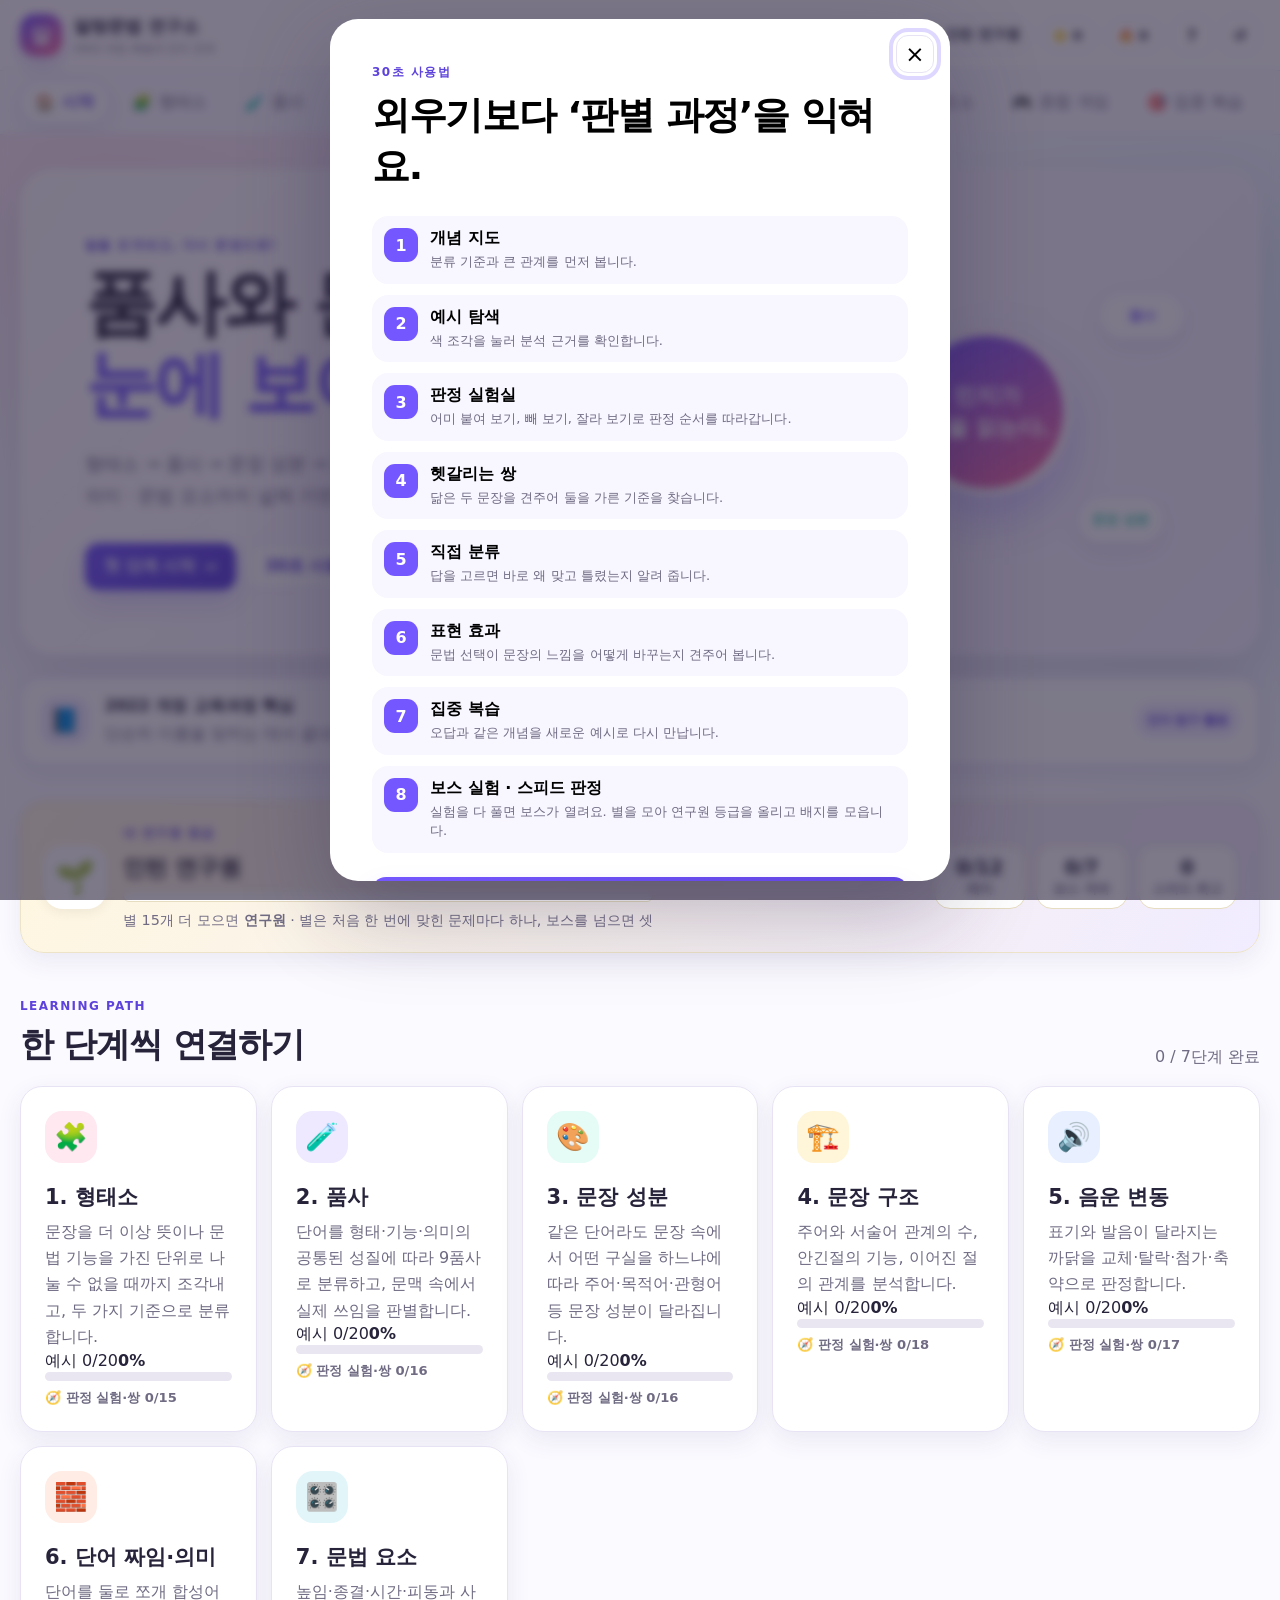
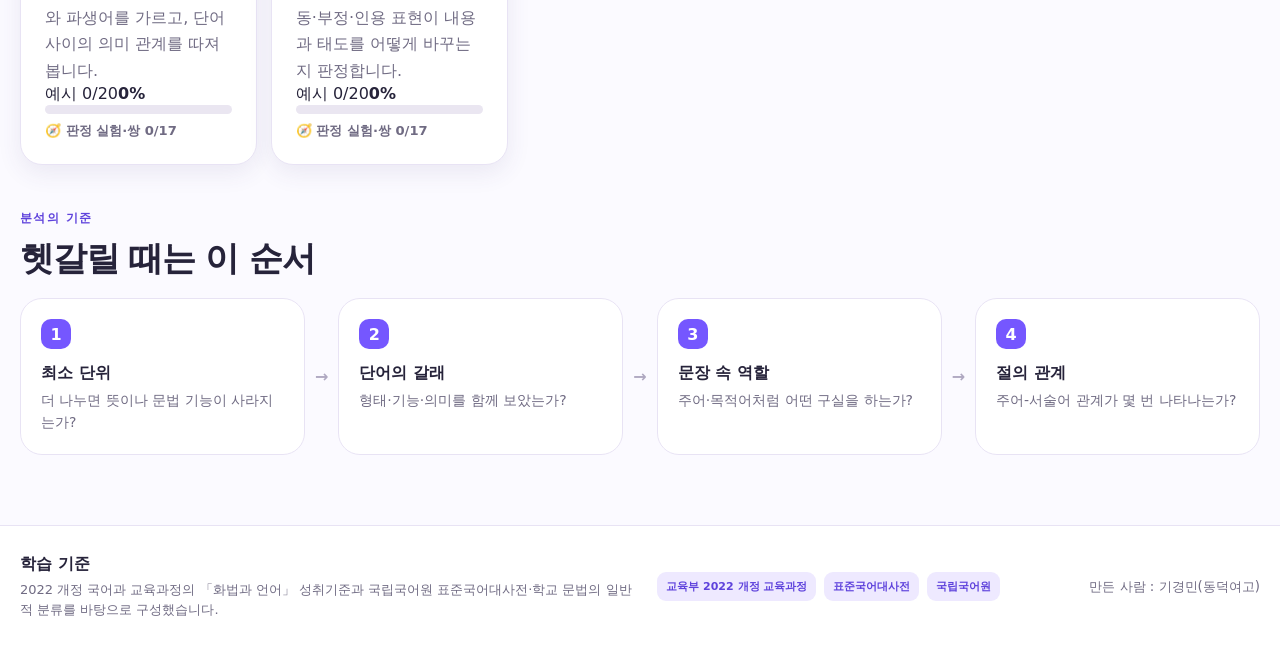
<file: korean-grammar-lab/index.html>
<!doctype html>
<html lang="ko">
<head>
  <meta charset="utf-8">
  <meta name="viewport" content="width=device-width, initial-scale=1, viewport-fit=cover">
  <meta name="theme-color" content="#7c5cff">
  <meta name="description" content="2022 개정 교육과정에 맞춰 형태소·품사·문장 성분·문장 구조·음운 변동·단어의 짜임과 의미·문법 요소를 단계별로 익히는 인터랙티브 국어 문법 학습 앱">
  <title>말랑문법 연구소 | 화법과 언어 문법 7단계</title>
  <link rel="stylesheet" href="style.css">
  <link rel="stylesheet" href="lab.css?v=20261126b">
  <link rel="stylesheet" href="game.css?v=20261126b">
  <script src="script.js?v=20261126b" defer></script>
  <script src="lab.js?v=20261126b" defer></script>
  <script src="game.js?v=20261126b" defer></script>
</head>
<body>
  <a class="skip-link" href="#mainContent">본문으로 바로 가기</a>

  <div class="app-shell">
    <header class="topbar">
      <button class="brand" type="button" data-view="home" aria-label="말랑문법 연구소 홈으로 이동">
        <span class="brand-mark" aria-hidden="true">말</span>
        <span>
          <strong>말랑문법 연구소</strong>
          <small>2022 화법과 언어 · [12화언01-03]</small>
        </span>
      </button>

      <div class="topbar-actions">
        <button class="mini-stat rank-chip" id="rankChip" type="button" data-view="dex" aria-label="내 연구원 등급과 배지 도감"></button>
        <div class="mini-stat" aria-label="현재 획득한 별">
          <span aria-hidden="true">⭐</span>
          <strong id="starCount">0</strong>
        </div>
        <div class="mini-stat" aria-label="연속 정답 수">
          <span aria-hidden="true">🔥</span>
          <strong id="streakCount">0</strong>
        </div>
        <button class="icon-button" id="tutorialButton" type="button" aria-label="사용 방법 보기" title="사용 방법">?</button>
        <button class="icon-button" id="resetButton" type="button" aria-label="학습 기록 초기화" title="학습 기록 초기화">↺</button>
      </div>
    </header>

    <nav class="stage-nav" aria-label="학습 단계">
      <button class="stage-tab is-active" type="button" data-view="home">
        <span aria-hidden="true">🏠</span><span>시작</span>
      </button>
      <button class="stage-tab" type="button" data-stage="morpheme">
        <span aria-hidden="true">🧩</span><span>형태소</span>
      </button>
      <button class="stage-tab" type="button" data-stage="pos">
        <span aria-hidden="true">🧪</span><span>품사</span>
      </button>
      <button class="stage-tab" type="button" data-stage="component">
        <span aria-hidden="true">🎨</span><span>문장 성분</span>
      </button>
      <button class="stage-tab" type="button" data-stage="structure">
        <span aria-hidden="true">🏗️</span><span>문장 구조</span>
      </button>
      <button class="stage-tab" type="button" data-stage="phonology">
        <span aria-hidden="true">🔊</span><span>음운 변동</span>
      </button>
      <button class="stage-tab" type="button" data-stage="word">
        <span aria-hidden="true">🧱</span><span>단어 짜임</span>
      </button>
      <button class="stage-tab" type="button" data-stage="element">
        <span aria-hidden="true">🎛️</span><span>문법 요소</span>
      </button>
      <button class="stage-tab" type="button" data-view="quiz">
        <span aria-hidden="true">🎮</span><span>종합 게임</span>
      </button>
      <button class="stage-tab" type="button" data-view="review">
        <span aria-hidden="true">🎯</span><span>집중 복습</span>
      </button>
      <button class="stage-tab" type="button" data-view="speed">
        <span aria-hidden="true">⚡</span><span>스피드 판정</span>
      </button>
      <button class="stage-tab" type="button" data-view="dex">
        <span aria-hidden="true">🗂️</span><span>배지 도감</span>
      </button>
    </nav>

    <main id="mainContent" tabindex="-1">
      <!-- 홈: 학습 목표와 전체 흐름을 짧고 시각적으로 안내합니다. -->
      <section class="view is-visible" id="homeView" data-view-panel="home">
        <div class="hero-card">
          <div class="hero-copy">
            <span class="eyebrow">말을 조각내고, 다시 문장으로!</span>
            <h1>품사와 문장 구조가<br><em>눈에 보이기</em> 시작해요.</h1>
            <p>형태소 → 품사 → 문장 성분 → 문장 구조로 연결하고, 음운 변동 · 단어의 짜임과 의미 · 문법 요소까지 넓혀 가면 외우지 않아도 판정의 기준이 잡힙니다.</p>
            <div class="hero-actions">
              <button class="primary-button" id="startLearningButton" type="button">첫 단계 시작 <span aria-hidden="true">→</span></button>
              <button class="secondary-button" id="openTutorialButton" type="button">30초 사용법</button>
            </div>
          </div>
          <div class="hero-visual" aria-label="형태소가 품사와 문장 성분을 거쳐 문장 구조로 연결되는 그림">
            <div class="orbit orbit-one">형태소</div>
            <div class="orbit orbit-two">품사</div>
            <div class="orbit orbit-three">문장 성분</div>
            <div class="core-sentence">민지가<br>책을 읽는다.</div>
          </div>
        </div>

        <div class="curriculum-banner">
          <span class="banner-icon" aria-hidden="true">📘</span>
          <div>
            <strong>2022 개정 교육과정 핵심</strong>
            <p>단순히 이름을 맞히는 데서 끝내지 않고, 품사와 문장 구조의 선택이 담화에서 만드는 표현 효과까지 살펴봅니다.</p>
          </div>
          <span class="standard-code">[12화언01-03]</span>
        </div>

        <section class="rank-card" id="rankCard" aria-label="내 연구원 등급"></section>

        <section class="path-section" aria-labelledby="pathTitle">
          <div class="section-heading">
            <div>
              <span class="eyebrow">LEARNING PATH</span>
              <h2 id="pathTitle">한 단계씩 연결하기</h2>
            </div>
            <p id="overallProgressText">0 / 7단계 학습 중</p>
          </div>
          <div class="path-grid" id="pathGrid"></div>
        </section>

        <section class="quick-rules" aria-labelledby="ruleTitle">
          <div class="section-heading compact">
            <div>
              <span class="eyebrow">분석의 기준</span>
              <h2 id="ruleTitle">헷갈릴 때는 이 순서</h2>
            </div>
          </div>
          <div class="rule-flow">
            <article><span>1</span><strong>최소 단위</strong><p>더 나누면 뜻이나 문법 기능이 사라지는가?</p></article>
            <i aria-hidden="true">→</i>
            <article><span>2</span><strong>단어의 갈래</strong><p>형태·기능·의미를 함께 보았는가?</p></article>
            <i aria-hidden="true">→</i>
            <article><span>3</span><strong>문장 속 역할</strong><p>주어·목적어처럼 어떤 구실을 하는가?</p></article>
            <i aria-hidden="true">→</i>
            <article><span>4</span><strong>절의 관계</strong><p>주어-서술어 관계가 몇 번 나타나는가?</p></article>
          </div>
        </section>
      </section>

      <!-- 개별 학습 단계: 내용은 script.js의 검증된 데이터로 동적 렌더링됩니다. -->
      <section class="view" id="stageView" data-view-panel="stage" aria-live="polite">
        <div class="stage-hero">
          <div>
            <span class="stage-kicker" id="stageKicker"></span>
            <h1 id="stageTitle"></h1>
            <p id="stageSubtitle"></p>
          </div>
          <div class="stage-progress-card">
            <span>이 단계에서 본 예시</span>
            <strong id="stageSeenCount">0 / 20+</strong>
            <div class="progress-track" aria-hidden="true"><span id="stageProgressBar"></span></div>
          </div>
        </div>

        <div class="micro-steps" role="list" aria-label="현재 단계의 학습 순서">
          <button class="micro-step is-active" type="button" data-mode="concept"><span>1</span>개념 지도</button>
          <button class="micro-step" type="button" data-mode="example"><span>2</span>예시 탐색</button>
          <button class="micro-step" type="button" data-mode="lab"><span>3</span>판정 실험실</button>
          <button class="micro-step" type="button" data-mode="pairs"><span>4</span>헷갈리는 쌍</button>
          <button class="micro-step" type="button" data-mode="practice"><span>5</span>직접 분류</button>
          <button class="micro-step" type="button" data-mode="effect"><span>6</span>표현 효과</button>
          <button class="micro-step" type="button" data-mode="review"><span>7</span>새 예시 복습</button>
          <button class="micro-step" type="button" data-mode="boss"><span>8</span>보스 실험</button>
        </div>

        <div class="stage-layout">
          <aside class="stage-side-card">
            <span class="side-icon" id="stageIcon" aria-hidden="true"></span>
            <h2>오늘의 렌즈</h2>
            <p id="stageLens"></p>
            <div class="stage-checklist" id="stageChecklist"></div>
            <button class="secondary-button full-width" id="randomExampleButton" type="button">새 예시 뽑기 🎲</button>
          </aside>

          <div class="stage-main-card">
            <section class="mode-panel is-visible" id="conceptPanel" data-mode-panel="concept">
              <div class="panel-heading">
                <div><span class="eyebrow">CONCEPT MAP</span><h2>개념을 한눈에</h2></div>
                <span class="example-count-badge" id="conceptCountBadge"></span>
              </div>
              <div id="conceptMap"></div>
            </section>

            <section class="mode-panel" id="examplePanel" data-mode-panel="example">
              <div class="panel-heading">
                <div><span class="eyebrow">EXAMPLE LAB</span><h2>문장을 눌러 분석하기</h2></div>
                <span class="example-count-badge" id="examplePosition"></span>
              </div>

              <div class="example-toolbar">
                <button class="icon-button light" id="prevExampleButton" type="button" aria-label="이전 예시">←</button>
                <label class="example-select-label">예시 바로 가기
                  <select id="exampleSelect" aria-label="예시 선택"></select>
                </label>
                <button class="icon-button light" id="nextExampleButton" type="button" aria-label="다음 예시">→</button>
              </div>

              <article class="analysis-card">
                <p class="focus-prompt" id="examplePrompt"></p>
                <div class="sentence-display" id="sentenceDisplay"></div>
                <div class="token-legend" id="tokenLegend"></div>
                <div class="analysis-feedback" id="analysisFeedback" aria-live="polite">
                  <span aria-hidden="true">👆</span>
                  <p>색 조각을 누르면 분석 근거가 나타납니다.</p>
                </div>
              </article>
            </section>

            <section class="mode-panel" id="labPanel" data-mode-panel="lab">
              <div class="panel-heading">
                <div><span class="eyebrow">DECISION LAB</span><h2>판정 순서대로 따져 보기</h2></div>
                <span class="example-count-badge" id="labCount"></span>
              </div>
              <p class="lab-intro">이름부터 고르지 말고, 수업에서 배운 질문을 차례로 던져 보세요. 어미를 붙여 보고, 빼 보고, 바꿔 보면 답이 보여요.</p>
              <div id="labContent"></div>
            </section>

            <section class="mode-panel" id="pairPanel" data-mode-panel="pairs">
              <div class="panel-heading">
                <div><span class="eyebrow">CONFUSING PAIRS</span><h2>닮은 두 문장, 무엇이 갈랐을까</h2></div>
                <span class="example-count-badge" id="pairCount"></span>
              </div>
              <p class="lab-intro">겉모습이 닮은 두 문장을 각각 판정한 다음, 둘을 가른 기준을 골라 보세요.</p>
              <div id="pairContent"></div>
            </section>

            <section class="mode-panel" id="practicePanel" data-mode-panel="practice">
              <div class="panel-heading">
                <div><span class="eyebrow">QUICK CHECK</span><h2>직접 분류해 보기</h2></div>
                <span class="example-count-badge" id="practiceProgress"></span>
              </div>
              <div class="practice-card">
                <span class="question-tag" id="practiceTag"></span>
                <h3 id="practiceQuestion"></h3>
                <div class="question-target" id="practiceTarget"></div>
                <div class="option-grid" id="practiceOptions"></div>
                <div class="answer-feedback" id="practiceFeedback" aria-live="polite"></div>
                <button class="primary-button is-hidden" id="nextPracticeButton" type="button">다음 문제</button>
              </div>
            </section>

            <section class="mode-panel" id="effectPanel" data-mode-panel="effect">
              <div class="panel-heading">
                <div><span class="eyebrow">EXPRESSION EFFECT</span><h2>같은 내용, 다른 느낌</h2></div>
              </div>
              <div class="effect-deck" id="effectDeck"></div>
            </section>

            <section class="mode-panel" id="stageReviewPanel" data-mode-panel="review">
              <div class="panel-heading">
                <div><span class="eyebrow">FOCUS AGAIN</span><h2>헷갈린 지점만 새 예시로</h2></div>
              </div>
              <div id="stageReviewContent"></div>
            </section>

            <section class="mode-panel" id="bossPanel" data-mode-panel="boss">
              <div class="panel-heading">
                <div><span class="eyebrow">BOSS LAB</span><h2>단계 보스 실험</h2></div>
              </div>
              <div id="bossContent"></div>
            </section>
          </div>
        </div>
      </section>

      <!-- 종합 게임: 네 영역에서 무작위로 출제하고 영역별 성취도를 분석합니다. -->
      <section class="view" id="quizView" data-view-panel="quiz">
        <div class="quiz-hero">
          <div>
            <span class="eyebrow">MIXED CHALLENGE</span>
            <h1>문법 탐정 종합 게임</h1>
            <p>일곱 단계에서 두 문제씩, 14문제를 섞어 해결해 보세요.</p>
          </div>
          <div class="quiz-score-orbit"><span>최고 점수</span><strong id="bestScore">0</strong><small>/ 14</small></div>
        </div>

        <div class="quiz-shell">
          <div class="quiz-start" id="quizStartPanel">
            <div class="mission-grid">
              <article><span>🧩</span><strong>형태소</strong><p>두 가지 분류 축 구별</p></article>
              <article><span>🧪</span><strong>품사</strong><p>형태·기능·의미로 판별</p></article>
              <article><span>🎨</span><strong>문장 성분</strong><p>문장 안에서의 역할 확인</p></article>
              <article><span>🏗️</span><strong>문장 구조</strong><p>절의 수와 관계 파악</p></article>
              <article><span>🔊</span><strong>음운 변동</strong><p>음운 개수로 유형 판정</p></article>
              <article><span>🧱</span><strong>단어 짜임</strong><p>둘로 나눠 합성·파생 판정</p></article>
              <article><span>🎛️</span><strong>문법 요소</strong><p>높임·시간·피동·부정</p></article>
            </div>
            <button class="primary-button large" id="startQuizButton" type="button">14문제 도전하기</button>
          </div>

          <div class="quiz-play is-hidden" id="quizPlayPanel">
            <div class="quiz-topline">
              <span id="quizNumber">1 / 14</span>
              <div class="progress-track"><span id="quizProgressBar"></span></div>
              <strong id="quizLiveScore">0점</strong>
            </div>
            <div class="practice-card quiz-card">
              <span class="question-tag" id="quizTag"></span>
              <h2 id="quizQuestion"></h2>
              <div class="question-target" id="quizTarget"></div>
              <div class="option-grid" id="quizOptions"></div>
              <div class="answer-feedback" id="quizFeedback" aria-live="polite"></div>
              <button class="primary-button is-hidden" id="nextQuizButton" type="button">다음 문제</button>
            </div>
          </div>

          <div class="quiz-result is-hidden" id="quizResultPanel"></div>
        </div>
      </section>

      <!-- 집중 복습: 오답 기록이 있으면 같은 개념의 '다른 예시'를 우선 제공합니다. -->
      <section class="view" id="reviewView" data-view-panel="review">
        <div class="review-hero">
          <div>
            <span class="eyebrow">PERSONAL REVIEW</span>
            <h1>나만의 헷갈림 지도</h1>
            <p>틀린 문제를 그대로 반복하지 않고, 같은 개념을 새로운 문장으로 다시 확인합니다.</p>
          </div>
          <button class="secondary-button" id="clearWrongButton" type="button">오답 기록만 비우기</button>
        </div>
        <div class="review-dashboard" id="reviewDashboard"></div>
      </section>

      <!-- 스피드 판정: 60초 동안 두 답 가운데 하나를 고른다. 최고 기록만 이 브라우저에 저장한다. -->
      <section class="view" id="speedView" data-view-panel="speed">
        <div class="review-hero">
          <div>
            <span class="eyebrow">SPEED JUDGE</span>
            <h1>60초 스피드 판정</h1>
            <p>기준이 몸에 붙었는지 빠르게 확인해 보세요. 틀린 문제는 끝나고 다시 보여 줘요.</p>
          </div>
        </div>
        <div id="speedContent"></div>
      </section>

      <!-- 배지 도감: 배지 · 보스 격파 · 헷갈리는 쌍 카드 모음 -->
      <section class="view" id="dexView" data-view-panel="dex">
        <div class="review-hero">
          <div>
            <span class="eyebrow">COLLECTION</span>
            <h1>배지 도감</h1>
            <p>모은 배지와 보스 격파 기록, 풀어 낸 헷갈리는 쌍 카드를 한눈에 봅니다. 빈 카드를 누르면 그 단계로 가요.</p>
          </div>
        </div>
        <div id="dexContent"></div>
      </section>
    </main>

    <footer class="app-footer">
      <div>
        <strong>학습 기준</strong>
        <p>2022 개정 국어과 교육과정의 「화법과 언어」 성취기준과 국립국어원 표준국어대사전·학교 문법의 일반적 분류를 바탕으로 구성했습니다.</p>
      </div>
      <div class="source-links">
        <a href="https://www.moe.go.kr/boardCnts/viewRenew.do?boardID=294&boardSeq=93459" target="_blank" rel="noreferrer">교육부 2022 개정 교육과정</a>
        <a href="https://stdict.korean.go.kr/" target="_blank" rel="noreferrer">표준국어대사전</a>
        <a href="https://www.korean.go.kr/" target="_blank" rel="noreferrer">국립국어원</a>
      </div>
      <small>만든 사람 : 기경민(동덕여고)</small>
    </footer>
  </div>

  <dialog class="tutorial-dialog" id="tutorialDialog">
    <form method="dialog">
      <button class="dialog-close" value="close" aria-label="닫기">×</button>
      <span class="eyebrow">30초 사용법</span>
      <h2>외우기보다 ‘판별 과정’을 익혀요.</h2>
      <ol class="tutorial-list">
        <li><span>1</span><div><strong>개념 지도</strong><p>분류 기준과 큰 관계를 먼저 봅니다.</p></div></li>
        <li><span>2</span><div><strong>예시 탐색</strong><p>색 조각을 눌러 분석 근거를 확인합니다.</p></div></li>
        <li><span>3</span><div><strong>판정 실험실</strong><p>어미 붙여 보기, 빼 보기, 잘라 보기로 판정 순서를 따라갑니다.</p></div></li>
        <li><span>4</span><div><strong>헷갈리는 쌍</strong><p>닮은 두 문장을 견주어 둘을 가른 기준을 찾습니다.</p></div></li>
        <li><span>5</span><div><strong>직접 분류</strong><p>답을 고르면 바로 왜 맞고 틀렸는지 알려 줍니다.</p></div></li>
        <li><span>6</span><div><strong>표현 효과</strong><p>문법 선택이 문장의 느낌을 어떻게 바꾸는지 견주어 봅니다.</p></div></li>
        <li><span>7</span><div><strong>집중 복습</strong><p>오답과 같은 개념을 새로운 예시로 다시 만납니다.</p></div></li>
        <li><span>8</span><div><strong>보스 실험 · 스피드 판정</strong><p>실험을 다 풀면 보스가 열려요. 별을 모아 연구원 등급을 올리고 배지를 모읍니다.</p></div></li>
      </ol>
      <button class="primary-button full-width" value="close">알겠어요, 시작!</button>
    </form>
  </dialog>

  <div class="toast" id="toast" role="status" aria-live="polite"></div>
</body>
</html>
</file>
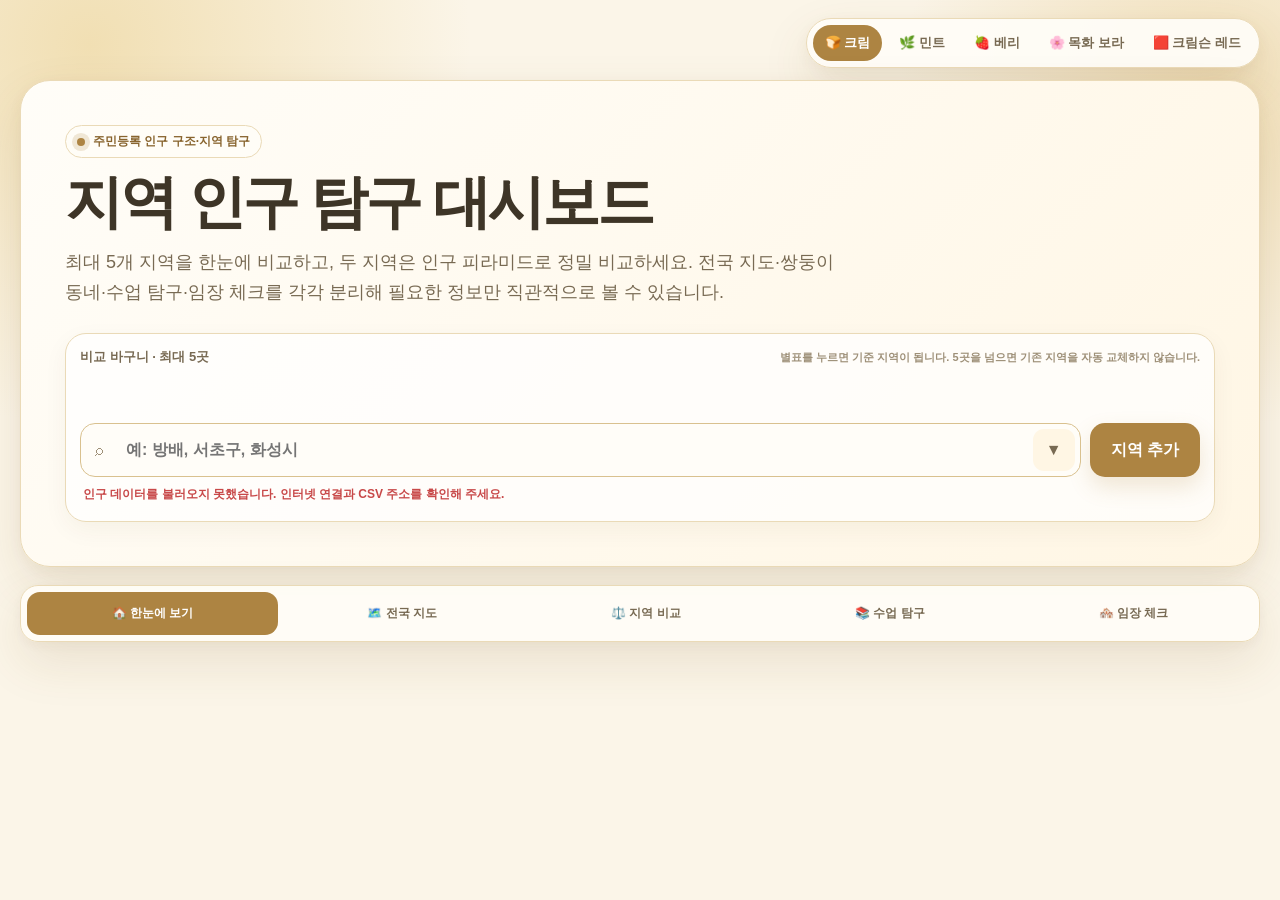
<file: base.html>
<!DOCTYPE html>
<html lang="ko" data-theme="cream">
<head>
<meta charset="UTF-8">
<meta name="viewport" content="width=device-width,initial-scale=1">
<title>지역 인구 탐구 대시보드</title>
<script src="https://cdn.plot.ly/plotly-2.35.2.min.js"></script>
<style>
:root,:root[data-theme="cream"]{--page:#fbf5e8;--page2:#f1dfb3;--surface:#fffdf8ee;--solid:#fffdf8;--soft:#fff6e4;--hover:#f8ead0;--text:#3e3527;--muted:#786a53;--faint:#9e9078;--primary:#ad8442;--primary2:#88642e;--psoft:#f1dfb8;--border:#eadab7;--border2:#d9c18f;--shadow:0 20px 50px #70501c1f,0 4px 14px #70501c0d;--male:#8097aa;--female:#c69a9a;--danger:#c84949;--dangerSoft:#fff0ef;--good:#5f8b70;--warn:#b2803f;--grid:#796b542e;--zero:#94836a;--focus:#ad844230}
:root[data-theme="mint"]{--page:#eef8f1;--page2:#cbe5d4;--surface:#fafffcee;--solid:#fbfffc;--soft:#eef8f1;--hover:#e0f1e6;--text:#294238;--muted:#607a6e;--faint:#8ba096;--primary:#5d9977;--primary2:#44785b;--psoft:#d2e9d9;--border:#d1e6d8;--border2:#b3d3bf;--shadow:0 20px 50px #2d65471f,0 4px 14px #2d65470d;--male:#7897a1;--female:#be979e;--danger:#c45454;--dangerSoft:#fff0ef;--good:#4f8a68;--warn:#9d854b;--grid:#5077632b;--zero:#718b7c;--focus:#5d997730}
:root[data-theme="berry"]{--page:#fff1f4;--page2:#f2cad5;--surface:#fffbfcee;--solid:#fffafb;--soft:#fff0f3;--hover:#fae2e8;--text:#4b3037;--muted:#82636b;--faint:#aa8d94;--primary:#b66d81;--primary2:#925267;--psoft:#f0ced7;--border:#edd5dc;--border2:#deb6c1;--shadow:0 20px 50px #843f541f,0 4px 14px #843f540d;--male:#8194aa;--female:#c28697;--danger:#c44652;--dangerSoft:#ffedef;--good:#6f8a70;--warn:#aa7b56;--grid:#82636b2b;--zero:#977880;--focus:#b66d8130}
:root[data-theme="cotton"]{--page:#f7f3f9;--page2:#ddd0e5;--surface:#fefcffee;--solid:#fefcff;--soft:#f3edf6;--hover:#e9dfee;--text:#403447;--muted:#75657c;--faint:#9d8fa3;--primary:#80638f;--primary2:#61486e;--psoft:#dfd1e6;--border:#e5dbe8;--border2:#cdbdd3;--shadow:0 20px 50px #61486e21,0 4px 14px #61486e0f;--male:#748fa2;--female:#b68e9e;--danger:#bd4f5e;--dangerSoft:#ffedef;--good:#708b71;--warn:#a7835d;--grid:#75657c2b;--zero:#8b7b92;--focus:#80638f33}
:root[data-theme="crimson"]{--page:#fbf1f3;--page2:#e7c1c9;--surface:#fffbfcee;--solid:#fffafb;--soft:#f9ecef;--hover:#f2dce2;--text:#452a31;--muted:#7d5f67;--faint:#a48b91;--primary:#862633;--primary2:#651923;--psoft:#e8c7ce;--border:#ead3d8;--border2:#d7b2ba;--shadow:0 20px 50px #86263321,0 4px 14px #8626330f;--male:#788fa8;--female:#bc7f8c;--danger:#c83843;--dangerSoft:#ffebed;--good:#64836d;--warn:#a8794d;--grid:#86263326;--zero:#92737a;--focus:#86263333}
*{box-sizing:border-box}html{min-width:320px;scroll-behavior:smooth}body{margin:0;min-height:100vh;padding:18px 16px 50px;overflow-x:hidden;background:radial-gradient(circle at 7% 5%,var(--page2),transparent 26%),radial-gradient(circle at 95% 12%,var(--psoft),transparent 22%),var(--page);color:var(--text);font-family:Pretendard,"Noto Sans KR","Apple SD Gothic Neo","Malgun Gothic",sans-serif}button,input,select,textarea{font:inherit}button{cursor:pointer}.shell{width:min(1240px,100%);margin:auto}.toolbar{display:flex;justify-content:flex-end;margin-bottom:12px}.themes{display:flex;flex-wrap:wrap;justify-content:center;gap:5px;padding:6px;border:1px solid var(--border);border-radius:999px;background:var(--surface);box-shadow:var(--shadow)}.theme{min-height:36px;padding:0 12px;border:0;border-radius:999px;background:transparent;color:var(--muted);font-size:13px;font-weight:850}.theme:hover{background:var(--hover)}.theme[aria-pressed="true"]{background:var(--primary);color:#fff}.hero{position:relative;padding:clamp(24px,4vw,44px);border:1px solid var(--border);border-radius:30px;background:linear-gradient(135deg,var(--solid),var(--soft));box-shadow:var(--shadow)}.eyebrow{display:inline-flex;gap:8px;align-items:center;padding:7px 11px;border:1px solid var(--border);border-radius:999px;background:var(--surface);color:var(--primary2);font-size:12px;font-weight:900}.dot{width:8px;height:8px;border-radius:50%;background:var(--primary);box-shadow:0 0 0 5px var(--focus)}h1{margin:14px 0 0;font-size:clamp(34px,6vw,58px);line-height:1.05;letter-spacing:-.055em}.hero-copy{max-width:780px;margin:14px 0 0;color:var(--muted);font-size:clamp(15px,2vw,18px);line-height:1.7}.selector{position:relative;z-index:30;margin-top:25px;padding:14px;border:1px solid var(--border);border-radius:21px;background:#ffffffbd;box-shadow:0 8px 24px #5037120d}.selector-head{display:flex;justify-content:space-between;gap:12px;align-items:center;margin-bottom:9px}.selector-title{font-size:13px;font-weight:900;color:var(--muted)}.selector-help{font-size:11px;font-weight:700;color:var(--faint)}.chips{display:flex;flex-wrap:wrap;gap:7px;min-height:38px;margin-bottom:10px}.chip{display:inline-flex;align-items:center;gap:7px;max-width:100%;padding:7px 8px;border:1px solid var(--border2);border-radius:999px;background:var(--soft);font-size:12px;font-weight:800}.chip.focused{box-shadow:0 0 0 3px var(--focus);border-color:var(--primary)}.chip-key{display:grid;width:23px;height:23px;place-items:center;border-radius:50%;background:var(--chip,#ad8442);color:#fff;font-size:10px;font-weight:950}.chip-name{overflow:hidden;text-overflow:ellipsis;white-space:nowrap}.chip-focus,.chip-remove{display:grid;width:25px;height:25px;place-items:center;padding:0;border:0;border-radius:50%;background:transparent;color:var(--muted)}.chip-focus:hover,.chip-remove:hover{background:var(--hover);color:var(--text)}.chip-placeholder{align-self:center;color:var(--faint);font-size:12px}.search-row{display:grid;grid-template-columns:minmax(0,1fr) auto;gap:9px}.combo{position:relative}.input-wrap{position:relative;display:flex;align-items:center}.search-icon{position:absolute;left:15px;color:var(--faint)}.search-input{width:100%;height:54px;padding:0 54px 0 45px;border:1px solid var(--border2);border-radius:15px;outline:none;background:var(--solid);color:var(--text);font-weight:650}.search-input:focus{border-color:var(--primary);box-shadow:0 0 0 5px var(--focus)}.dropdown-toggle{position:absolute;right:6px;top:6px;width:42px;height:42px;border:0;border-radius:11px;background:var(--soft);color:var(--muted)}.add-button{height:54px;padding:0 21px;border:0;border-radius:15px;background:var(--primary);color:#fff;font-weight:900;box-shadow:0 10px 22px var(--focus)}.add-button:hover{background:var(--primary2)}.dropdown{position:absolute;z-index:500;top:calc(100% + 7px);left:0;right:0;overflow:hidden;border:1px solid var(--border);border-radius:16px;background:var(--solid);box-shadow:var(--shadow)}.dropdown[hidden]{display:none}.dropdown-info{padding:10px 13px;border-bottom:1px solid var(--border);background:var(--soft);color:var(--muted);font-size:11px;font-weight:800}.dropdown-list{max-height:330px;overflow-y:auto;padding:6px}.region-option{display:flex;width:100%;min-height:43px;align-items:center;justify-content:space-between;gap:9px;padding:9px 11px;border:0;border-radius:10px;background:transparent;color:var(--text);text-align:left}.region-option:hover,.region-option.highlight{background:var(--hover)}.region-option.selected{background:var(--psoft);color:var(--primary2);font-weight:850}.status{min-height:21px;margin:9px 3px 0;color:var(--muted);font-size:12px;font-weight:650}.status.error{color:var(--danger)}.tabs-wrap{position:sticky;z-index:200;top:8px;margin:18px 0 0;padding:6px;border:1px solid var(--border);border-radius:18px;background:color-mix(in srgb,var(--solid) 91%,transparent);box-shadow:var(--shadow);backdrop-filter:blur(14px)}.tabs{display:flex;gap:5px;overflow-x:auto;scrollbar-width:none}.tabs::-webkit-scrollbar{display:none}.tab{flex:1 0 auto;min-height:43px;padding:0 15px;border:0;border-radius:13px;background:transparent;color:var(--muted);font-size:12px;font-weight:900;white-space:nowrap}.tab:hover{background:var(--hover)}.tab.active{background:var(--primary);color:#fff}.panel{display:none}.panel.active{display:block}.card{margin-top:16px;padding:clamp(17px,3vw,26px);border:1px solid var(--border);border-radius:25px;background:var(--surface);box-shadow:var(--shadow);backdrop-filter:blur(12px)}.section-head{display:flex;align-items:flex-start;justify-content:space-between;gap:15px;margin-bottom:15px}.section-title{margin:0;font-size:clamp(20px,3vw,28px);letter-spacing:-.04em}.section-copy{margin:6px 0 0;color:var(--muted);font-size:12px;font-weight:650;line-height:1.65}.badge{flex:0 0 auto;padding:7px 10px;border:1px solid var(--border);border-radius:999px;background:var(--soft);color:var(--muted);font-size:11px;font-weight:850}.metric-grid{display:grid;grid-template-columns:repeat(4,minmax(0,1fr));gap:11px}.metric{position:relative;overflow:hidden;min-height:150px;padding:17px;border:1px solid var(--border);border-radius:20px;background:var(--solid)}.metric-label{color:var(--muted);font-size:12px;font-weight:900}.metric-value{display:block;margin-top:17px;font-size:clamp(26px,4vw,38px);font-weight:950;letter-spacing:-.055em}.metric-sub{display:block;margin-top:7px;color:var(--muted);font-size:11px;font-weight:650;line-height:1.5}.danger{color:var(--danger)}.danger-box{margin-top:8px;padding:7px 9px;border-radius:10px;background:var(--dangerSoft);color:var(--danger);font-size:10px;font-weight:850}.overview-layout{display:grid;grid-template-columns:minmax(0,1.25fr) minmax(280px,.75fr);gap:13px}.mini-table-wrap,.compare-table-wrap{overflow:auto;border:1px solid var(--border);border-radius:17px;background:var(--solid)}table{width:100%;border-collapse:collapse;min-width:680px}th,td{padding:11px 12px;border-bottom:1px solid var(--border);font-size:12px;text-align:right}thead th{background:var(--soft);color:var(--muted);font-weight:900}th:first-child,td:first-child{text-align:left}tbody th{color:var(--muted)}tr:last-child th,tr:last-child td{border-bottom:0}.focus-summary{padding:17px;border:1px solid var(--border);border-radius:18px;background:var(--soft)}.focus-summary h3{margin:0 0 9px;font-size:17px}.focus-summary ul{margin:0;padding-left:18px;color:var(--muted);font-size:12px;font-weight:650;line-height:1.75}.limit-note,.notice{margin-top:12px;padding:13px 14px;border:1px solid var(--border);border-radius:15px;background:#fff6df;color:var(--muted);font-size:11px;font-weight:700;line-height:1.7}.map-head-buttons,.scope-chips,.filter-row,.detail-controls{display:flex;flex-wrap:wrap;gap:7px;align-items:center}.pill,.scope,.view-button{min-height:37px;padding:0 12px;border:1px solid var(--border2);border-radius:999px;background:var(--solid);color:var(--muted);font-size:11px;font-weight:900}.pill.active,.scope.active,.view-button.active{background:var(--primary);border-color:var(--primary);color:#fff}.map-controls{display:flex;flex-wrap:wrap;align-items:end;gap:9px;margin-bottom:13px;padding:12px;border:1px solid var(--border);border-radius:17px;background:var(--soft)}.control{display:grid;gap:5px}.control label,.control-label{color:var(--muted);font-size:10px;font-weight:900}.select,.age-input{height:41px;border:1px solid var(--border2);border-radius:11px;outline:none;background:var(--solid);color:var(--text);font-size:12px;font-weight:750}.select{padding:0 34px 0 11px}.age-input{width:79px;padding:0 9px}.toggle{display:flex;align-items:center;gap:7px;margin-left:auto;min-height:41px;padding:0 11px;border:1px solid var(--border2);border-radius:11px;background:var(--solid);color:var(--muted);font-size:11px;font-weight:850}.discovery-grid{display:grid;grid-template-columns:repeat(3,minmax(0,1fr));gap:9px;margin-bottom:13px}.discovery{padding:14px;border:1px solid var(--border);border-radius:16px;background:var(--solid)}.discovery b{color:var(--primary2);font-size:11px}.discovery h3{margin:6px 0;font-size:14px}.discovery p{margin:0;color:var(--muted);font-size:10px;font-weight:650;line-height:1.6}.discovery button{min-height:33px;margin-top:10px;padding:0 10px;border:1px solid var(--border2);border-radius:9px;background:var(--soft);color:var(--text);font-size:10px;font-weight:900}.map-main{display:grid;grid-template-columns:minmax(0,1.45fr) minmax(270px,.55fr);gap:13px}.map-main.no-bars{grid-template-columns:1fr}.map-stage{min-width:0;padding:9px;border:1px solid var(--border);border-radius:19px;background:linear-gradient(145deg,var(--solid),var(--soft))}.map-wrap{position:relative;width:100%;min-height:570px;overflow:hidden;border-radius:15px}.korea-map{display:block;width:100%;height:auto;min-height:570px;touch-action:manipulation}.map-shape{stroke:#5d51464d;stroke-width:.55;vector-effect:non-scaling-stroke;transition:.15s;outline:none}.map-shape:hover,.map-shape.hovered,.map-shape:focus-visible{filter:brightness(1.15);stroke:var(--text);stroke-width:1.35}.map-shape.no-data{fill:#ded8ce;opacity:.7}.map-shape.sel0,.map-shape.sel1,.map-shape.sel2,.map-shape.sel3,.map-shape.sel4{stroke-width:2.5;animation:pulse 1.3s ease-in-out infinite}.map-shape.sel0{stroke:#ad8442}.map-shape.sel1{stroke:#60788d}.map-shape.sel2{stroke:#a36272}.map-shape.sel3{stroke:#5f8b70}.map-shape.sel4{stroke:#8b66a3}@keyframes pulse{50%{filter:brightness(1.25) drop-shadow(0 0 7px currentColor)}}.map-loading{position:absolute;inset:0;display:grid;place-items:center;padding:20px;background:#fffdf8e8;color:var(--muted);font-size:12px;font-weight:850;text-align:center}.map-loading[hidden]{display:none}.legend{position:absolute;right:8px;bottom:8px;display:grid;grid-template-columns:auto 100px auto;gap:6px;align-items:center;padding:7px 8px;border:1px solid var(--border);border-radius:11px;background:var(--solid);color:var(--muted);font-size:9px;font-weight:850}.gradient{height:9px;border-radius:999px;background:linear-gradient(90deg,#fff7df,#d65c1c)}.top-panel{padding:14px;border:1px solid var(--border);border-radius:19px;background:var(--solid)}.top-panel[hidden]{display:none}.top-panel h3{margin:0;font-size:15px}.bars{display:grid;gap:8px;margin-top:11px}.bar-button{padding:0;border:0;background:transparent;text-align:left;color:var(--text)}.bar-head{display:flex;justify-content:space-between;gap:6px;margin-bottom:4px;font-size:10px;font-weight:850}.bar-track{display:block;height:10px;border-radius:999px;background:var(--hover);overflow:hidden}.bar-fill{display:block;height:100%;border-radius:inherit;background:linear-gradient(90deg,#f4c778,#d65c1c)}.extremes{display:grid;grid-template-columns:repeat(2,minmax(0,1fr));gap:10px;margin-top:12px}.extreme{padding:13px;border:1px solid var(--border);border-radius:17px;background:var(--solid)}.extreme h3{margin:0 0 8px;font-size:13px}.rank-list{display:grid;gap:5px}.rank-button{display:grid;grid-template-columns:25px minmax(0,1fr) auto;gap:7px;align-items:center;width:100%;min-height:37px;padding:6px 8px;border:0;border-radius:10px;background:var(--soft);color:var(--text);text-align:left}.rank-no{display:grid;width:23px;height:23px;place-items:center;border-radius:50%;background:var(--psoft);color:var(--primary2);font-size:9px;font-weight:950}.rank-name{overflow:hidden;text-overflow:ellipsis;white-space:nowrap;font-size:11px;font-weight:800}.rank-value{font-size:10px;font-weight:900;color:var(--primary2)}.tooltip{position:fixed;z-index:9999;width:min(245px,calc(100vw - 24px));padding:12px;border:1px solid var(--border);border-radius:14px;background:var(--solid);box-shadow:0 17px 42px #1e140a38;pointer-events:none}.tooltip[hidden]{display:none}.tooltip h4{margin:0 0 7px;font-size:13px}.tooltip-grid{display:grid;grid-template-columns:auto 1fr;gap:4px 9px;font-size:10px}.tooltip-grid span{color:var(--muted)}.tooltip-grid strong{text-align:right}.comparison-tools{display:flex;flex-wrap:wrap;align-items:end;gap:9px;margin-bottom:12px;padding:12px;border:1px solid var(--border);border-radius:16px;background:var(--soft)}.chart-grid{display:grid;grid-template-columns:repeat(2,minmax(0,1fr));gap:12px}.chart-grid.single{grid-template-columns:1fr}.chart-card{min-width:0;padding:14px 10px 5px;border:1px solid var(--border);border-radius:18px;background:var(--solid)}.chart-card h3{margin:0 7px;font-size:14px}.chart-card p{margin:5px 7px;color:var(--muted);font-size:10px;font-weight:650}.pyramid{width:100%;height:670px}.twins-grid{display:grid;grid-template-columns:repeat(3,minmax(0,1fr));gap:9px}.twin{padding:14px;border:1px solid var(--border);border-radius:16px;background:var(--solid)}.twin h3{margin:0;font-size:13px}.similarity{display:inline-block;margin-top:7px;padding:5px 7px;border-radius:999px;background:#edf7f0;color:var(--good);font-size:9px;font-weight:900}.twin p{margin:9px 0;color:var(--muted);font-size:10px;line-height:1.55}.twin button{width:100%;min-height:35px;border:0;border-radius:9px;background:var(--psoft);color:var(--primary2);font-size:10px;font-weight:900}.filter-card{padding:13px;border:1px solid var(--border);border-radius:17px;background:var(--soft)}.curriculum-grid{display:grid;grid-template-columns:repeat(2,minmax(0,1fr));gap:10px;margin-top:12px}.standard{padding:15px;border:1px solid var(--border);border-radius:17px;background:var(--solid)}.standard-top{display:flex;flex-wrap:wrap;gap:6px;align-items:center}.strength{padding:5px 7px;border-radius:999px;background:var(--psoft);color:var(--primary2);font-size:9px;font-weight:900}.strength.project{background:#eef3f7;color:#60788d}.strength.extra{background:#fff6df;color:#936a36}.code{font-size:11px;font-weight:950}.standard h3{margin:10px 0 6px;font-size:14px}.standard p{margin:0;color:var(--muted);font-size:10px;font-weight:650;line-height:1.65}.standard .use{margin-top:9px;padding:9px;border-radius:11px;background:var(--soft);color:var(--text)}.ladder{display:grid;grid-template-columns:repeat(4,minmax(0,1fr));gap:9px}.step{padding:14px;border:1px solid var(--border);border-radius:16px;background:var(--solid)}.step-no{display:grid;width:27px;height:27px;place-items:center;border-radius:50%;background:var(--primary);color:#fff;font-size:10px;font-weight:950}.step h3{margin:9px 0 5px;font-size:13px}.step p{margin:0;color:var(--muted);font-size:10px;line-height:1.6}.field-grid{display:grid;grid-template-columns:repeat(3,minmax(0,1fr));gap:9px}.field-card{padding:14px;border:1px solid var(--border);border-radius:17px;background:var(--solid)}.field-card h3{margin:0 0 7px;font-size:13px}.field-card p{margin:0;color:var(--muted);font-size:10px;line-height:1.6}.field-values{display:flex;flex-wrap:wrap;gap:5px;margin:9px 0}.field-value{padding:5px 7px;border-radius:999px;background:var(--soft);font-size:9px;font-weight:850}.check-columns{display:grid;grid-template-columns:repeat(3,minmax(0,1fr));gap:10px}.check-box{padding:14px;border:1px solid var(--border);border-radius:16px;background:var(--soft)}.check-box h3{margin:0 0 8px;font-size:13px}.check-box ul{margin:0;padding-left:17px;color:var(--muted);font-size:10px;line-height:1.7}.notes{width:100%;min-height:130px;padding:12px;border:1px solid var(--border2);border-radius:13px;outline:none;background:var(--solid);color:var(--text);resize:vertical}.notes:focus{border-color:var(--primary);box-shadow:0 0 0 4px var(--focus)}.source-links{display:flex;flex-wrap:wrap;gap:7px;margin-top:10px}.source-links a{padding:6px 8px;border:1px solid var(--border);border-radius:999px;background:var(--solid);color:var(--primary2);font-size:9px;font-weight:850;text-decoration:none}.empty{padding:25px;text-align:center;color:var(--muted);font-size:12px}.hidden{display:none!important}
@media(max-width:1000px){.metric-grid{grid-template-columns:repeat(2,1fr)}.overview-layout,.map-main{grid-template-columns:1fr}.top-panel{order:2}.curriculum-grid{grid-template-columns:1fr}.ladder{grid-template-columns:repeat(2,1fr)}.field-grid,.check-columns{grid-template-columns:repeat(2,1fr)}.discovery-grid{grid-template-columns:1fr}}
@media(max-width:720px){body{padding:12px 10px 35px}.toolbar{justify-content:center}.themes{width:100%;border-radius:20px}.theme{flex:1 1 115px}.hero{padding:25px 16px;border-radius:24px}.search-row{grid-template-columns:1fr}.add-button{width:100%}.selector-head,.section-head{flex-direction:column;align-items:flex-start}.tabs-wrap{top:4px}.metric-grid,.chart-grid,.twins-grid,.field-grid,.check-columns,.ladder{grid-template-columns:1fr}.map-wrap,.korea-map{min-height:510px}.pyramid{height:720px}.toggle{margin-left:0;width:100%}.extremes{grid-template-columns:1fr}}
@media(max-width:500px){.card{padding:15px 10px;border-radius:20px}.metric-grid{grid-template-columns:1fr}.map-wrap,.korea-map{min-height:470px}.legend{grid-template-columns:auto 78px auto}.pyramid{height:760px}.selector{padding:10px}.chip{max-width:100%}}
@media(prefers-reduced-motion:reduce){*{scroll-behavior:auto!important;animation:none!important;transition:none!important}}
</style>
</head>
<body>
<main class="shell">
<div class="toolbar"><div class="themes" aria-label="테마 선택">
<button class="theme" data-theme="cream" aria-pressed="true">🍞 크림</button><button class="theme" data-theme="mint" aria-pressed="false">🌿 민트</button><button class="theme" data-theme="berry" aria-pressed="false">🍓 베리</button><button class="theme" data-theme="cotton" aria-pressed="false">🌸 목화 보라</button><button class="theme" data-theme="crimson" aria-pressed="false">🟥 크림슨 레드</button>
</div></div>
<section class="hero">
<div class="eyebrow"><span class="dot"></span>주민등록 인구 구조·지역 탐구</div>
<h1>지역 인구 탐구 대시보드</h1>
<p class="hero-copy">최대 5개 지역을 한눈에 비교하고, 두 지역은 인구 피라미드로 정밀 비교하세요. 전국 지도·쌍둥이 동네·수업 탐구·임장 체크를 각각 분리해 필요한 정보만 직관적으로 볼 수 있습니다.</p>
<div class="selector">
<div class="selector-head"><span class="selector-title">비교 바구니 · 최대 5곳</span><span class="selector-help">별표를 누르면 기준 지역이 됩니다. 5곳을 넘으면 기존 지역을 자동 교체하지 않습니다.</span></div>
<div id="selectedChips" class="chips" aria-live="polite"></div>
<form id="searchForm" class="search-row">
<div id="combo" class="combo" role="combobox" aria-haspopup="listbox" aria-expanded="false">
<div class="input-wrap"><span class="search-icon">⌕</span><input id="regionInput" class="search-input" placeholder="예: 방배, 서초구, 화성시" autocomplete="off" aria-autocomplete="list" aria-controls="regionList" disabled><button id="dropdownToggle" class="dropdown-toggle" type="button" aria-label="지역 목록 열기" disabled>▼</button></div>
<div id="dropdown" class="dropdown" hidden><div id="dropdownInfo" class="dropdown-info"></div><div id="regionList" class="dropdown-list" role="listbox"></div></div>
</div><button id="addButton" class="add-button" type="submit" disabled>지역 추가</button>
</form><p id="status" class="status">인구 데이터를 불러오는 중입니다.</p>
</div>
</section>
<nav class="tabs-wrap" aria-label="대시보드 메뉴"><div class="tabs">
<button class="tab active" data-tab="overview">🏠 한눈에 보기</button><button class="tab" data-tab="map">🗺️ 전국 지도</button><button class="tab" data-tab="compare">⚖️ 지역 비교</button><button class="tab" data-tab="curriculum">📚 수업 탐구</button><button class="tab" data-tab="fieldwork">🏘️ 임장 체크</button>
</div></nav>
<section id="dashboard" hidden>
<div id="panel-overview" class="panel active">
<section class="card"><header class="section-head"><div><h2 class="section-title">기준 지역 한눈에 보기</h2><p class="section-copy">비교 칩의 별표를 눌러 기준 지역을 바꿀 수 있습니다.</p></div><span id="periodBadge" class="badge"></span></header><div id="overviewMetrics" class="metric-grid"></div></section>
<section class="card"><header class="section-head"><div><h2 class="section-title">선택 지역 빠른 비교</h2><p class="section-copy">최대 5곳의 핵심 비율을 같은 표에서 확인합니다.</p></div></header><div class="overview-layout"><div class="mini-table-wrap"><table id="quickTable"></table></div><aside id="focusSummary" class="focus-summary"></aside></div><div class="limit-note"><strong>자료 한계:</strong> 최신 한 시점의 주민등록 인구입니다. 증가·감소 추세, 전입·전출, 세대수, 주택가격, 공급, 소득, 교통 개선은 이 파일만으로 알 수 없습니다.</div></section>
</div>
<div id="panel-map" class="panel">
<section id="mapCard" class="card"><header class="section-head"><div><h2 class="section-title">🗺️ 전국에서 우리 동네는?</h2><p class="section-copy">지도는 시군구 단위입니다. 읍·면·동을 선택하면 소속 시군구가 반짝입니다.</p></div><div class="map-head-buttons"><button id="nationView" class="view-button active">전국 보기</button><button id="focusProvinceView" class="view-button" disabled>기준 시·도 확대</button><select id="provinceSelect" class="select" disabled><option value="">시·도 직접 선택</option></select></div></header>
<div class="map-controls"><div class="control"><span class="control-label">지도 지표</span><select id="mapMetric" class="select" disabled><option value="aging">고령화율 · 65세 이상</option><option value="youth">유소년 비율 · 0~14세</option><option value="teen">청소년 비율 · 13~18세</option><option value="age14">만 14세 비율</option><option value="infant">영유아 비율 · 0~6세</option><option value="age0">0세 비율</option><option value="age7">만 7세 비율 · 초등 입학 연령</option><option value="age13">만 13세 비율 · 중학교 입학 연령</option><option value="age16">만 16세 비율 · 고등학교 입학 연령</option><option value="custom">직접 정하기</option></select></div><div id="customAges" class="filter-row hidden"><div class="control"><span class="control-label">시작 나이</span><input id="ageStart" class="age-input" type="number" min="0" max="100" value="0"></div><div class="control"><span class="control-label">끝 나이</span><input id="ageEnd" class="age-input" type="number" min="0" max="100" value="14"></div></div><label class="toggle"><input id="showTop10" type="checkbox" checked> 상위 10 막대그래프</label><p id="mapNote" class="section-copy" style="width:100%;margin:0"></p></div>
<div class="discovery-grid"><article class="discovery"><b>🤔 발견 1</b><h3>고령화가 집중된 곳은?</h3><p>상위·하위 지역과 공간적 분포를 비교한 뒤 일자리·이동·생활서비스 가설을 세워 보세요.</p><button data-mission="aging">고령화율 지도 열기</button></article><article class="discovery"><b>🤔 발견 2</b><h3>0세 비율이 높은 곳은?</h3><p>신도시와 재개발 원도심이 함께 나타나는지 살펴보세요. 0세 비율은 출생률이 아닙니다.</p><button data-mission="age0">0세 비율 지도 열기</button></article><article class="discovery"><b>🤔 발견 3</b><h3>유소년 지도는 고령화의 반대일까?</h3><p>고령화율과 유소년 비율을 번갈아 보고, 상관관계와 인과관계를 구분하세요.</p><button data-mission="youth">유소년 지도 열기</button></article></div>
<div id="mapMain" class="map-main"><div class="map-stage"><div class="map-wrap"><svg id="koreaMap" class="korea-map" role="img" aria-label="전국 시군구 인구 지도"></svg><div id="mapLoading" class="map-loading">지도 경계와 인구 데이터를 연결하는 중입니다.</div><div class="legend"><span id="legendMin">최소</span><span class="gradient"></span><span id="legendMax">최대</span></div></div></div><aside id="topPanel" class="top-panel"><h3 id="topTitle">상위 10 지역</h3><div id="topBars" class="bars"></div></aside></div>
<div class="extremes"><section class="extreme"><h3>상위 5</h3><div id="top5" class="rank-list"></div></section><section class="extreme"><h3>하위 5</h3><div id="bottom5" class="rank-list"></div></section></div><div id="mapTooltip" class="tooltip" hidden></div>
</section></div>
<div id="panel-compare" class="panel">
<section class="card"><header class="section-head"><div><h2 class="section-title">최대 5곳 핵심 지표 비교</h2><p class="section-copy">전체 비교는 표로, 정밀 비교는 아래에서 두 곳을 골라 진행합니다.</p></div></header><div class="compare-table-wrap"><table id="compareTable"></table></div></section>
<section class="card"><header class="section-head"><div><h2 class="section-title">두 지역 정밀 비교</h2><p class="section-copy">선택한 5곳 중 두 곳만 피라미드로 자세히 봅니다.</p></div></header><div class="comparison-tools"><div class="control"><span class="control-label">정밀 비교 A</span><select id="detailA" class="select"></select></div><div class="control"><span class="control-label">정밀 비교 B</span><select id="detailB" class="select"></select></div></div><div id="chartGrid" class="chart-grid"></div></section>
<section class="card"><header class="section-head"><div><h2 class="section-title">기준 지역의 쌍둥이 동네</h2><p class="section-copy">같은 행정단위끼리 연령 구성·성비·중위연령·인구 규모의 유사도를 계산합니다. 유사도는 원인이나 생활환경의 동일성을 뜻하지 않습니다.</p></div><div class="scope-chips"><button class="scope active" data-scope="nation">전국</button><button class="scope" data-scope="province">같은 시·도</button><button class="scope" data-scope="parent">같은 상위 지역</button></div></header><div id="twins" class="twins-grid"></div></section>
</div>
<div id="panel-curriculum" class="panel">
<section class="card"><header class="section-head"><div><h2 class="section-title">2022 개정 교육과정 연계 탐구</h2><p class="section-copy">직접 연결되는 성취기준과 통합 프로젝트 수준의 연결을 구분합니다. ‘모든 과목에 직접 성취기준이 있다’고 표시하지 않습니다.</p></div><span class="badge">검증된 코드만 표시</span></header><div class="filter-card"><div class="filter-row"><div class="control"><span class="control-label">학교급</span><select id="levelFilter" class="select"><option value="all">전체</option><option value="초등">초등</option><option value="중등">중등</option><option value="고등">고등</option></select></div><div class="control"><span class="control-label">교과</span><select id="subjectFilter" class="select"><option value="all">전체</option><option value="국어">국어</option><option value="사회·지리">사회·지리</option><option value="수학·통계">수학·통계</option><option value="정보">정보</option><option value="도덕·윤리">도덕·윤리</option><option value="기술·가정">기술·가정</option><option value="과학·환경">과학·환경</option><option value="영어·제2외국어">영어·제2외국어</option><option value="예술·체육">예술·체육</option></select></div></div></div><div id="curriculumGrid" class="curriculum-grid"></div><div class="notice"><strong>근거 원칙:</strong> 성취기준 코드는 교육부 고시 제2022-33호 및 NCIC 공개 자료와 대조한 항목만 제시했습니다. 통합 프로젝트 카드는 해당 교과의 직접 성취기준을 단정하지 않으며, 실제 수업에서는 학교급·과목별 교육과정 원문을 다시 확인해야 합니다.<div class="source-links"><a href="https://www.moe.go.kr/boardCnts/viewRenew.do?boardID=141&boardSeq=93458&lev=0" target="_blank" rel="noopener">교육부 고시 제2022-33호</a><a href="https://ncic.go.kr/board/B0031.cs?act=read&bwrId=1271" target="_blank" rel="noopener">NCIC 2022 개정 교육과정</a><a href="https://www.ejce.org/archive/view_article?pid=jce-28-1-27" target="_blank" rel="noopener">국어 보고서 쓰기 연구</a></div></div></section>
<section class="card"><header class="section-head"><div><h2 class="section-title">고등학생 심화탐구 사다리</h2><p class="section-copy">대시보드의 한 시점 관찰을 추가 자료와 현장조사로 확장해야 심화탐구가 됩니다.</p></div></header><div class="ladder"><article class="step"><span class="step-no">1</span><h3>질문·변수 정의</h3><p>‘0세 비율’과 ‘출생률’을 구분하고 분모, 자료 시점, 비교 단위를 명시합니다.</p></article><article class="step"><span class="step-no">2</span><h3>비교군 설계</h3><p>쌍둥이 동네나 규모가 비슷한 지역을 대조군으로 삼고 반례를 포함합니다.</p></article><article class="step"><span class="step-no">3</span><h3>추가 자료 결합</h3><p>최근 5년 인구·세대·이동·주택·학교·교통 자료를 결합해 추세를 검증합니다.</p></article><article class="step"><span class="step-no">4</span><h3>해석·한계·산출물</h3><p>상관과 인과를 구분하고 보고서, 정책 제안, 토론, 데이터 스토리로 표현합니다.</p></article></div><div id="inquiryQuestions" class="notice"></div></section>
</div>
<div id="panel-fieldwork" class="panel">
<section class="card"><header class="section-head"><div><h2 class="section-title">인구구조로 세우는 임장 가설</h2><p class="section-copy">투자 점수나 가격 예측이 아니라 현장에서 확인할 질문을 만드는 도구입니다.</p></div><span class="badge">매수·매도 판단 아님</span></header><div id="fieldSignals" class="field-grid"></div></section>
<section class="card"><header class="section-head"><div><h2 class="section-title">현장·공공데이터 교차 확인</h2><p class="section-copy">인구 비율 하나로 결론을 내리지 말고 다음 자료를 함께 확인하세요.</p></div></header><div class="check-columns"><article class="check-box"><h3>현장에서 볼 것</h3><ul><li>실제 보행 동선·경사·통학로</li><li>상가 공실과 생활업종 구성</li><li>어린이집·학교·병원 접근성</li><li>신축·노후 주택 혼재와 관리 상태</li><li>출퇴근 시간 교통과 소음</li></ul></article><article class="check-box"><h3>추가로 붙일 데이터</h3><ul><li>최근 5년 월별 인구·세대수</li><li>연령대별 전입·전출</li><li>매매·전월세 실거래와 거래량</li><li>입주 물량·정비사업·미분양</li><li>학교 학생·학급 수와 시설 분포</li></ul></article><article class="check-box"><h3>판단을 멈춰야 할 때</h3><ul><li>한 시점 비율만으로 상승을 예측할 때</li><li>행정구역 개편·대단지 입주를 무시할 때</li><li>비율과 절대 인구를 혼동할 때</li><li>상관관계를 원인으로 단정할 때</li><li>지역 주민을 낙인찍는 표현을 쓸 때</li></ul></article></div><div class="notice"><strong>중요:</strong> 현재 CSV로는 인구 변화, 세대수 변화, 주택 수요의 지속성, 가격 방향을 판정할 수 없습니다. 임장 전 가설을 세우는 참고 자료로만 사용하세요.</div></section>
<section class="card"><header class="section-head"><div><h2 class="section-title">기준 지역 임장 메모</h2><p id="notesLabel" class="section-copy"></p></div></header><textarea id="fieldNotes" class="notes" placeholder="예: 0~6세와 25~44세 비율이 높다. 어린이집 대기와 신축 입주 시기를 확인할 것."></textarea><p class="section-copy">메모는 이 브라우저의 로컬 저장소에만 저장됩니다.</p></section>
</div>
</section>
</main>
<script>
"use strict";
const CSV_URL="https://raw.githubusercontent.com/greatsong/modudata/main/data/population_latest.csv";
const MAP_URL="https://raw.githubusercontent.com/greatsong/modudata/main/data/sigungu_pop.json";
const DEFAULT_REGION="서울특별시 서초구 방배3동",MAX_SELECTED=5,MAX_OPTIONS=400;
const COLORS=["#ad8442","#60788d","#a36272","#5f8b70","#8b66a3"];
const $=id=>document.getElementById(id),numberFmt=new Intl.NumberFormat("ko-KR"),rateFmt=new Intl.NumberFormat("ko-KR",{minimumFractionDigits:1,maximumFractionDigits:1});
const regionMap=new Map(),mapRegions=new Map(),mapPaths=new Map();
let regionNames=[],dataPeriod="",selectedNames=[],focusName="",detailPair=[],visibleNames=[],highlightIndex=-1,dropdownOpen=false,twinScope="nation",mapMetricKey="aging",mapRanking=[],mapRankByName=new Map(),mapView="nation",mapProvince="",touchTimer=null;
const MAP_METRICS={aging:{label:"고령화율",start:65,end:100,note:"65세 이상 인구가 총인구에서 차지하는 비율"},youth:{label:"유소년 비율",start:0,end:14,note:"0~14세 인구가 총인구에서 차지하는 비율"},teen:{label:"청소년 비율",start:13,end:18,note:"13~18세 인구가 총인구에서 차지하는 비율"},age14:{label:"만 14세 비율",start:14,end:14,note:"만 14세 인구 비율"},infant:{label:"영유아 비율",start:0,end:6,note:"0~6세 인구 비율"},age0:{label:"0세 비율",start:0,end:0,note:"현재 거주하는 0세 인구 비율이며 출생률이 아님"},age7:{label:"만 7세 비율",start:7,end:7,note:"초등학교 입학 연령대 규모를 엿보는 지표"},age13:{label:"만 13세 비율",start:13,end:13,note:"중학교 입학 연령대 규모를 엿보는 지표"},age16:{label:"만 16세 비율",start:16,end:16,note:"고등학교 입학 연령대 규모를 엿보는 지표"}};
const CURRICULUM=[
{level:"초등",subject:"국어",code:"[4국03-02]",statement:"절차와 결과가 드러나게 정확한 표현으로 보고하는 글을 쓴다.",strength:"직접 연계",use:"지역 두 곳을 비교하고 관찰 절차·결과가 드러나는 짧은 보고문을 쓴다.",output:"비교 보고문"},
{level:"초등",subject:"사회·지리",code:"[4사05-02]",statement:"지도에서 우리 지역의 위치를 파악하고, 우리 지역의 지리 정보를 탐색한다.",strength:"직접 연계",use:"우리 지역의 위치·인구를 다른 지역과 비교해 특징을 말한다.",output:"우리 지역 소개 카드"},
{level:"초등",subject:"사회·지리",code:"[6사02-02]",statement:"우리나라의 지역별 인구 분포의 특징을 알아보고, 이에 따른 문제점과 해결 방안을 탐색한다.",strength:"직접 연계",use:"수도권 집중, 고령화, 유소년 분포를 지도와 순위로 탐구한다.",output:"지역 문제 해결 제안"},
{level:"중등",subject:"국어",code:"[9국03-02]",statement:"복수의 자료를 활용하여 다양한 형식으로 정보를 전달하는 글을 쓴다.",strength:"직접 연계",use:"대시보드·기사·지자체 자료를 종합해 도표가 포함된 설명문이나 보고서를 쓴다.",output:"복합양식 보고서"},
{level:"중등",subject:"국어",code:"[9국03-04]",statement:"의견 차이가 있는 사안에 대해 자료를 수집하고 사회·문화적 맥락을 고려하며 주장하는 글을 쓴다.",strength:"직접 연계",use:"학교 통폐합·돌봄 시설 배치 등 지역 의제를 통계와 맥락 자료로 논증한다.",output:"정책 주장문"},
{level:"중등",subject:"사회·지리",code:"[9사(지리)07-03]",statement:"다양한 지리 정보와 매체를 활용하여 우리 지역의 문제를 선정하고 지리적으로 시각화한다.",strength:"직접 연계",use:"연령 지도를 바탕으로 지역 문제를 선정하고 추가 자료를 지도화한다.",output:"지역 문제 지도"},
{level:"중등",subject:"수학·통계",code:"[9수04-03]",statement:"상대도수를 구하고, 상대도수의 분포를 표나 그래프로 나타내고 해석할 수 있다.",strength:"직접 연계",use:"규모가 다른 지역을 절대 인구가 아닌 연령 비율로 비교한다.",output:"비율 비교 그래프"},
{level:"중등",subject:"수학·통계",code:"[9수04-04]",statement:"통계적 탐구 문제를 설정하고, 공학 도구를 이용하여 자료를 수집하여 분석하고, 그 결과를 해석할 수 있다.",strength:"직접 연계",use:"가설을 세우고 데이터를 추가 수집해 상관·예외·한계를 해석한다.",output:"통계 탐구 보고서"},
{level:"고등",subject:"국어",code:"[10공국1-02-01]",statement:"다양한 글이나 자료를 읽으며 논증의 타당성을 평가하고 자신의 관점을 바탕으로 논증을 재구성한다.",strength:"직접 연계",use:"‘아이가 많은 곳은 모두 신도시다’ 같은 주장을 지도와 반례로 검증하고 재구성한다.",output:"통계 주장 팩트체크"},
{level:"고등",subject:"국어",code:"[10공국1-02-02]",statement:"자신의 진로나 관심 분야와 관련한 다양한 글이나 자료를 찾아 주제 통합적으로 읽고 읽은 결과를 공유한다.",strength:"직접 연계",use:"도시·교육·복지·부동산 관심 분야의 여러 자료를 목적에 맞게 통합한다.",output:"주제 통합 읽기 포트폴리오"},
{level:"고등",subject:"국어",code:"[10공국2-02-02]",statement:"동일한 화제의 글이나 자료라도 서로 다른 관점과 형식으로 표현됨을 이해하며 읽기 목적을 고려하여 글이나 자료를 주제 통합적으로 읽는다.",strength:"직접 연계",use:"인구 통계, 기사, 지자체 정책, 홍보물을 비교해 관점과 누락 정보를 평가한다.",output:"다자료 비교 분석"},
{level:"고등",subject:"국어",code:"[10공국2-03-03]",statement:"신뢰할 수 있는 정보를 종합하여 복합양식 자료가 포함된 공동 보고서를 쓴다.",strength:"직접 연계",use:"지도·피라미드·시계열·현장조사를 종합한 공동 지역 보고서를 쓴다.",output:"공동 지역 보고서"},
{level:"고등",subject:"사회·지리",code:"[10통사1-05-03]",statement:"자신이 거주하는 지역을 사례로 공간의 변화가 초래한 다양한 변화를 탐구하고 지역 사회의 지속가능한 변화를 위한 방안을 모색한다.",strength:"직접 연계",use:"지역의 인구·토지 이용·산업 변화 자료를 결합해 지속가능한 변화 방안을 제안한다.",output:"지역 변화 정책 제안"},
{level:"고등",subject:"사회·지리",code:"[10통사2-05-01]",statement:"세계의 인구 분포와 구조 등에 대한 이해를 토대로 현재와 미래의 인구 문제 양상을 파악하고, 그 해결 방안을 제안한다.",strength:"직접 연계",use:"국내 지역 사례를 세계 인구 문제와 연결하고 해결 방안을 비교한다.",output:"인구 문제 해결안"},
{level:"고등",subject:"국어",code:"[12독작01-13]",statement:"다양한 글을 주제 통합적으로 읽고 학습의 목적과 교과의 특성을 고려하여 학습을 위한 글을 쓴다.",strength:"직접 연계",use:"타 교과 인구 탐구 결과를 학습 보고서로 조직하고 출처와 한계를 명시한다.",output:"교과 융합 학습 보고서"},
{level:"중등·고등",subject:"정보",code:"직접 코드 미제시",statement:"CSV 파싱, 데이터 정제, SVG 지도, 유사도 알고리즘을 분석·개선하는 통합 프로젝트로 활용할 수 있다.",strength:"통합 프로젝트",use:"자료 구조와 알고리즘의 편향을 점검하고 다른 지표 또는 시계열 기능을 구현한다.",output:"데이터 앱 개선 프로젝트"},
{level:"중등·고등",subject:"도덕·윤리",code:"직접 코드 미제시",statement:"세대 간 정의, 돌봄 책임, 지역 자원 배분을 논의하는 맥락 자료로 활용할 수 있다.",strength:"통합 프로젝트",use:"통계만으로 가치 판단을 확정하지 않고 이해관계자와 윤리 원칙을 함께 검토한다.",output:"윤리 쟁점 토론"},
{level:"중등·고등",subject:"기술·가정",code:"직접 코드 미제시",statement:"가족 생애주기, 주거, 돌봄 서비스 수요를 탐색하는 보조 자료가 될 수 있다.",strength:"추가 자료 필요",use:"가구 유형·주택 형태·돌봄 시설 자료를 추가해 생활 설계 문제를 탐구한다.",output:"생활권 서비스 제안"},
{level:"중등·고등",subject:"과학·환경",code:"직접 코드 미제시",statement:"인구구조와 열섬·대기질·감염병·환경 부담을 연결하려면 환경·건강 원자료가 추가로 필요하다.",strength:"추가 자료 필요",use:"인구 변수와 환경 변수를 결합하되 상관관계를 인과로 단정하지 않는다.",output:"환경 데이터 탐구"},
{level:"중등·고등",subject:"영어·제2외국어",code:"직접 코드 미제시",statement:"지역 비교 결과를 외국어로 설명하거나 해외 지역 자료와 비교하는 산출물 중심 연계가 가능하다.",strength:"통합 프로젝트",use:"대상 독자를 정해 데이터 설명 발표나 정책 브리핑을 제작한다.",output:"외국어 데이터 브리핑"},
{level:"초등·중등·고등",subject:"예술·체육",code:"직접 코드 미제시",statement:"미술은 정보 디자인, 체육·보건은 연령별 시설 접근성 탐구로 연결할 수 있으나 직접 성취기준이라고 단정하지 않는다.",strength:"통합 프로젝트",use:"시각화 재설계 또는 생활체육·보행 접근성 자료를 추가한 프로젝트로 확장한다.",output:"인포그래픽·시설 제안"}
];
function clean(v){return String(v??"").replace(/^\uFEFF/,"").replace(/\s*\(\s*\d+\s*\)\s*$/,"").replace(/\s+/g," ").trim()}
function norm(v){return clean(v).normalize("NFC").replace(/^서울시(?=\s|$)/,"서울특별시").replace(/^부산시(?=\s|$)/,"부산광역시").replace(/^대구시(?=\s|$)/,"대구광역시").replace(/^인천시(?=\s|$)/,"인천광역시").replace(/^광주시(?=\s|$)/,"광주광역시").replace(/^대전시(?=\s|$)/,"대전광역시").replace(/^울산시(?=\s|$)/,"울산광역시").replace(/^세종시(?=\s|$)/,"세종특별자치시").replace(/^제주도(?=\s|$)/,"제주특별자치도")}
function num(v){const n=Number(String(v??"").replace(/,/g,"").trim());return Number.isFinite(n)?n:0}
function sum(arr,a,b){let s=0;for(let i=a;i<=b;i++)s+=arr[i]||0;return s}
function pct(a,b){return b>0?a/b*100:0}
function parseCSV(text,onRow){let row=[],field="",quoted=false;for(let i=0;i<text.length;i++){const c=text[i];if(quoted){if(c==='"'){if(text[i+1]==='"'){field+='"';i++}else quoted=false}else field+=c;continue}if(c==='"')quoted=true;else if(c===','){row.push(field);field=""}else if(c==='\n'){row.push(field);onRow(row);row=[];field=""}else if(c!=='\r')field+=c}if(field.length||row.length){row.push(field);onRow(row)}}
function medianAge(p){let c=0,half=p.total/2;for(let a=0;a<=100;a++){c+=(p.ageMale[a]||0)+(p.ageFemale[a]||0);if(c>=half)return a}return 100}
function metrics(p){const youth=sum(p.ageMale,0,14)+sum(p.ageFemale,0,14),working=sum(p.ageMale,15,64)+sum(p.ageFemale,15,64),elderly=sum(p.ageMale,65,100)+sum(p.ageFemale,65,100);return{total:p.total,male:p.male,female:p.female,maleRate:pct(p.male,p.total),femaleRate:pct(p.female,p.total),youth,youthRate:pct(youth,p.total),working,workingRate:pct(working,p.total),elderly,elderlyRate:pct(elderly,p.total),infantRate:pct(sum(p.ageMale,0,6)+sum(p.ageFemale,0,6),p.total),schoolRate:pct(sum(p.ageMale,0,19)+sum(p.ageFemale,0,19),p.total),youngRate:pct(sum(p.ageMale,20,39)+sum(p.ageFemale,20,39),p.total),familyRate:pct(sum(p.ageMale,25,44)+sum(p.ageFemale,25,44),p.total),careRate:pct(sum(p.ageMale,75,100)+sum(p.ageFemale,75,100),p.total),sexRatio:p.female?100*p.male/p.female:0,medianAge:medianAge(p),age0Rate:pct((p.ageMale[0]||0)+(p.ageFemale[0]||0),p.total),age7Rate:pct((p.ageMale[7]||0)+(p.ageFemale[7]||0),p.total),age13Rate:pct((p.ageMale[13]||0)+(p.ageFemale[13]||0),p.total),age16Rate:pct((p.ageMale[16]||0)+(p.ageFemale[16]||0),p.total)}}
function esc(v){return String(v).replaceAll("&","&amp;").replaceAll("<","&lt;").replaceAll(">","&gt;").replaceAll('"',"&quot;").replaceAll("'","&#039;")}
function province(n){return n.split(" ")[0]||n}function parent(n){const p=n.split(" ");return p.length>1?p.slice(0,-1).join(" "):n}function level(n){const x=n.split(" ").at(-1)||"";if(/(읍|면|동)$/.test(x))return"neighborhood";if(/(구|군)$/.test(x))return"district";if(/시$/.test(x)&&n.split(" ").length>1)return"city";if(/(도|광역시|특별시|특별자치시|특별자치도)$/.test(x))return"province";return"other"}
function css(v){return getComputedStyle(document.documentElement).getPropertyValue(v).trim()}function clamp(v,a,b){return Math.min(b,Math.max(a,v))}function setStatus(t,e=false){$("status").textContent=t;$("status").classList.toggle("error",e)}
function selectedPops(){return selectedNames.map(n=>regionMap.get(norm(n))).filter(Boolean)}function focusPop(){return regionMap.get(norm(focusName))||selectedPops()[0]}
function applyTheme(t){document.documentElement.dataset.theme=t;document.querySelectorAll(".theme").forEach(b=>b.setAttribute("aria-pressed",String(b.dataset.theme===t)));try{localStorage.setItem("population-v2-theme",t)}catch{};renderPyramids();updateMapHighlight()}
function initTheme(){let t="cream";try{const s=localStorage.getItem("population-v2-theme");if(["cream","mint","berry","cotton","crimson"].includes(s))t=s}catch{}applyTheme(t)}
function activateTab(name,scroll=false){document.querySelectorAll(".tab").forEach(b=>b.classList.toggle("active",b.dataset.tab===name));document.querySelectorAll(".panel").forEach(p=>p.classList.toggle("active",p.id===`panel-${name}`));if(name==="map")renderMapAnalytics();if(name==="compare")renderPyramids();if(scroll)$("dashboard").scrollIntoView({behavior:matchMedia("(prefers-reduced-motion:reduce)").matches?"auto":"smooth",block:"start"})}
function filterRegions(q){const words=norm(q).toLocaleLowerCase("ko-KR").split(/\s+/).filter(Boolean);if(!words.length)return[...regionNames];return regionNames.filter(n=>{const c=norm(n).toLocaleLowerCase("ko-KR");return words.every(w=>c.includes(w))})}
function renderDropdown(full=false){const matches=full?[...regionNames]:filterRegions($("regionInput").value);visibleNames=matches.slice(0,MAX_OPTIONS);highlightIndex=-1;const list=$("regionList");list.replaceChildren();if(!visibleNames.length){list.innerHTML='<div class="empty">일치하는 지역이 없습니다.</div>';$("dropdownInfo").textContent="검색 결과 0개";return}const f=document.createDocumentFragment();visibleNames.forEach((n,i)=>{const b=document.createElement("button");b.type="button";b.className="region-option"+(selectedNames.includes(n)?" selected":"");b.innerHTML=`<span>${esc(n)}</span><span>${selectedNames.includes(n)?"선택됨":""}</span>`;b.addEventListener("mousedown",e=>e.preventDefault());b.addEventListener("click",()=>addRegion(n));f.appendChild(b)});list.appendChild(f);$("dropdownInfo").textContent=matches.length>MAX_OPTIONS?`${numberFmt.format(matches.length)}개 중 ${MAX_OPTIONS}개 표시 · 입력하면 전체 검색`:`${numberFmt.format(matches.length)}개 지역`}
function openDropdown(full=false){if($("regionInput").disabled)return;dropdownOpen=true;$("dropdown").hidden=false;$("combo").setAttribute("aria-expanded","true");renderDropdown(full)}function closeDropdown(){dropdownOpen=false;$("dropdown").hidden=true;$("combo").setAttribute("aria-expanded","false")}
function addRegion(name){const p=regionMap.get(norm(name));if(!p)return;const n=p.name;if(selectedNames.includes(n)){focusName=n}else if(selectedNames.length>=MAX_SELECTED){setStatus("비교 바구니는 최대 5곳입니다. 지역 하나를 지운 뒤 추가해 주세요.",true);closeDropdown();return}else{selectedNames.push(n);focusName=n;if(detailPair.length<2)detailPair.push(n)}$("regionInput").value="";closeDropdown();renderAll();setStatus(`${n}을(를) 비교 바구니에 추가했습니다.`)}
function removeRegion(n){selectedNames=selectedNames.filter(x=>x!==n);detailPair=detailPair.filter(x=>x!==n);if(focusName===n)focusName=selectedNames[0]||"";while(detailPair.length<Math.min(2,selectedNames.length)){const x=selectedNames.find(y=>!detailPair.includes(y));if(!x)break;detailPair.push(x)}renderAll();setStatus(selectedNames.length?"비교 바구니를 업데이트했습니다.":"비교할 지역을 추가해 주세요.")}
function setFocus(n){if(!selectedNames.includes(n))return;focusName=n;renderAll();setStatus(`${n}을(를) 기준 지역으로 설정했습니다.`)}
function renderChips(){const box=$("selectedChips");box.replaceChildren();if(!selectedNames.length){box.innerHTML='<span class="chip-placeholder">아직 선택한 지역이 없습니다.</span>';return}selectedNames.forEach((n,i)=>{const c=document.createElement("span");c.className="chip"+(n===focusName?" focused":"");c.style.setProperty("--chip",COLORS[i]);c.innerHTML=`<span class="chip-key">${String.fromCharCode(65+i)}</span><span class="chip-name">${esc(n)}</span>`;const f=document.createElement("button");f.type="button";f.className="chip-focus";f.title="기준 지역으로 설정";f.textContent=n===focusName?"★":"☆";f.onclick=()=>setFocus(n);const r=document.createElement("button");r.type="button";r.className="chip-remove";r.title="선택 해제";r.textContent="×";r.onclick=()=>removeRegion(n);c.append(f,r);box.appendChild(c)})}
function renderOverview(){const p=focusPop();if(!p)return;const m=p.metrics;$("overviewMetrics").innerHTML=`<article class="metric"><span class="metric-label">총인구</span><strong class="metric-value">${numberFmt.format(m.total)}<small>명</small></strong><span class="metric-sub">남 ${numberFmt.format(m.male)} · 여 ${numberFmt.format(m.female)}</span></article><article class="metric"><span class="metric-label">고령화율</span><strong class="metric-value ${m.elderlyRate>=20?"danger":""}">${rateFmt.format(m.elderlyRate)}%</strong><span class="metric-sub">65세 이상 ${numberFmt.format(m.elderly)}명</span>${m.elderlyRate>=20?'<div class="danger-box">20% 이상 · 빨간 경고 표시</div>':""}</article><article class="metric"><span class="metric-label">유소년 비율</span><strong class="metric-value">${rateFmt.format(m.youthRate)}%</strong><span class="metric-sub">0~14세 ${numberFmt.format(m.youth)}명</span></article><article class="metric"><span class="metric-label">추정 중위연령</span><strong class="metric-value">${m.medianAge}<small>세</small></strong><span class="metric-sub">1세 단위 주민등록 인구 누적 기준</span></article>`;
const pops=selectedPops(),heads=pops.map((x,i)=>`<th>${String.fromCharCode(65+i)} · ${esc(x.name)}</th>`).join("");const rows=[['총인구',x=>numberFmt.format(x.metrics.total)+'명'],['고령화율',x=>rateFmt.format(x.metrics.elderlyRate)+'%'],['유소년',x=>rateFmt.format(x.metrics.youthRate)+'%'],['0세',x=>rateFmt.format(x.metrics.age0Rate)+'%'],['20~39세',x=>rateFmt.format(x.metrics.youngRate)+'%'],['75세 이상',x=>rateFmt.format(x.metrics.careRate)+'%']];$("quickTable").innerHTML=`<thead><tr><th>지표</th>${heads}</tr></thead><tbody>${rows.map(r=>`<tr><th>${r[0]}</th>${pops.map(x=>`<td class="${r[0]==='고령화율'&&x.metrics.elderlyRate>=20?'danger':''}">${r[1](x)}</td>`).join("")}</tr>`).join("")}</tbody>`;
const mapped=mapNamesForSelection(p.name)[0],rank=mapped?mapRankByName.get(mapped):null;$("focusSummary").innerHTML=`<h3>★ ${esc(p.name)}</h3><ul><li>고령화율 ${rateFmt.format(m.elderlyRate)}%, 유소년 ${rateFmt.format(m.youthRate)}%</li><li>0~6세 ${rateFmt.format(m.infantRate)}%, 25~44세 ${rateFmt.format(m.familyRate)}%</li><li>${rank?`현재 지도 지표 전국 ${rank.rank}위`:'지도 데이터를 불러오면 전국 순위를 표시합니다.'}</li><li>한 시점 자료이므로 변화 방향은 추가 시계열로 검증해야 합니다.</li></ul>`}
function compareRows(){return[['총인구',p=>numberFmt.format(p.metrics.total)+'명'],['남성 비율',p=>rateFmt.format(p.metrics.maleRate)+'%'],['유소년 0~14세',p=>rateFmt.format(p.metrics.youthRate)+'%'],['생산가능 15~64세',p=>rateFmt.format(p.metrics.workingRate)+'%'],['고령 65세 이상',p=>rateFmt.format(p.metrics.elderlyRate)+'%'],['0세',p=>rateFmt.format(p.metrics.age0Rate)+'%'],['만 7세',p=>rateFmt.format(p.metrics.age7Rate)+'%'],['만 13세',p=>rateFmt.format(p.metrics.age13Rate)+'%'],['만 16세',p=>rateFmt.format(p.metrics.age16Rate)+'%'],['20~39세',p=>rateFmt.format(p.metrics.youngRate)+'%'],['25~44세',p=>rateFmt.format(p.metrics.familyRate)+'%'],['75세 이상',p=>rateFmt.format(p.metrics.careRate)+'%'],['추정 중위연령',p=>p.metrics.medianAge+'세']]}
function renderCompareTable(){const pops=selectedPops(),heads=pops.map((p,i)=>`<th>${String.fromCharCode(65+i)} · ${esc(p.name)}</th>`).join("");$("compareTable").innerHTML=`<thead><tr><th>지표</th>${heads}</tr></thead><tbody>${compareRows().map(([n,f])=>`<tr><th>${n}</th>${pops.map(p=>`<td class="${n.includes('고령')&&p.metrics.elderlyRate>=20?'danger':''}">${f(p)}</td>`).join("")}</tr>`).join("")}</tbody>`}
function populateDetailSelects(){const a=$("detailA"),b=$("detailB");[a,b].forEach(s=>s.replaceChildren());selectedNames.forEach(n=>{[a,b].forEach(s=>{const o=document.createElement("option");o.value=n;o.textContent=n;s.appendChild(o)})});if(!detailPair[0]&&selectedNames[0])detailPair[0]=selectedNames[0];if(!detailPair[1]&&selectedNames[1])detailPair[1]=selectedNames[1];a.value=detailPair[0]||"";b.value=detailPair[1]||detailPair[0]||"";b.disabled=selectedNames.length<2}
function ageGroups(arr){const g=[];for(let a=0;a<=95;a+=5)g.push(sum(arr,a,a+4));g.push(arr[100]||0);return g}function ageLabels(){const x=[];for(let a=0;a<=95;a+=5)x.push(`${a}~${a+4}세`);x.push("100세 이상");return x}function ticks(max){if(max<=0)return[-1,0,1];const rough=max/4,mag=10**Math.floor(Math.log10(rough)),z=rough/mag,step=z<=1?mag:z<=2?2*mag:z<=5?5*mag:10*mag,lim=Math.ceil(max/step)*step,x=[];for(let v=-lim;v<=lim;v+=step)x.push(v);return x}
function renderPyramids(){if(!window.Plotly)return;const box=$("chartGrid");if(!box)return;const names=selectedNames.length<2?[selectedNames[0]]:[detailPair[0]||selectedNames[0],detailPair[1]||selectedNames[1]].filter((n,i,a)=>n&&a.indexOf(n)===i);const pops=names.map(n=>regionMap.get(norm(n))).filter(Boolean);box.classList.toggle("single",pops.length===1);box.replaceChildren();pops.forEach((p,i)=>{const c=document.createElement("article");c.className="chart-card";c.innerHTML=`<h3>${i?'B':'A'} · ${esc(p.name)}</h3><p>고령 ${rateFmt.format(p.metrics.elderlyRate)}% · 유소년 ${rateFmt.format(p.metrics.youthRate)}%</p><div class="pyramid"></div>`;box.appendChild(c);drawPyramid(c.querySelector(".pyramid"),p)})}
function drawPyramid(el,p){const labels=ageLabels(),mg=ageGroups(p.ageMale),fg=ageGroups(p.ageFemale),mx=mg.map(v=>-v),max=Math.max(...mg,...fg,1),tv=ticks(max),lim=Math.max(...tv.map(Math.abs),1);Plotly.react(el,[{type:"bar",orientation:"h",name:"남자",y:labels,x:mx,marker:{color:css("--male")},customdata:mg.map(numberFmt.format),hovertemplate:"<b>%{y}</b><br>남자 %{customdata}명<extra></extra>"},{type:"bar",orientation:"h",name:"여자",y:labels,x:fg,marker:{color:css("--female")},customdata:fg.map(numberFmt.format),hovertemplate:"<b>%{y}</b><br>여자 %{customdata}명<extra></extra>"}],{barmode:"relative",bargap:.13,paper_bgcolor:"rgba(0,0,0,0)",plot_bgcolor:"rgba(0,0,0,0)",margin:{t:55,r:18,b:50,l:82},legend:{orientation:"h",x:.5,xanchor:"center",y:1.03,yanchor:"bottom"},xaxis:{range:[-lim,lim],tickvals:tv,ticktext:tv.map(v=>numberFmt.format(Math.abs(v))),zeroline:true,zerolinecolor:css("--zero"),gridcolor:css("--grid"),fixedrange:true},yaxis:{categoryorder:"array",categoryarray:labels,fixedrange:true},font:{family:'Pretendard,"Noto Sans KR",sans-serif',color:css("--text")},hoverlabel:{bgcolor:css("--solid"),font:{color:css("--text")}}},{displayModeBar:false,responsive:true})}
function twinDistance(a,b){const x=a.metrics,y=b.metrics,parts=[[(x.youthRate-y.youthRate)/8,1.2],[(x.youngRate-y.youngRate)/10,.9],[(x.familyRate-y.familyRate)/10,1],[(x.elderlyRate-y.elderlyRate)/9,1.25],[(x.femaleRate-y.femaleRate)/6,.5],[(x.medianAge-y.medianAge)/8,.85],[(Math.log10(x.total+1)-Math.log10(y.total+1))/.42,.85]];return Math.sqrt(parts.reduce((s,[d,w])=>s+d*d*w,0)/parts.reduce((s,[,w])=>s+w,0))}
function findTwins(base){return[...regionMap.values()].filter(x=>x.name!==base.name&&x.total>0&&level(x.name)===level(base.name)).filter(x=>twinScope==="province"?province(x.name)===province(base.name):twinScope==="parent"?parent(x.name)===parent(base.name):true).map(x=>({p:x,d:twinDistance(base,x)})).sort((a,b)=>a.d-b.d).slice(0,6)}
function renderTwins(){const box=$("twins"),base=focusPop();box.replaceChildren();if(!base)return;const ts=findTwins(base);if(!ts.length){box.innerHTML='<div class="empty">이 범위에서 같은 행정단위의 비교 지역을 찾지 못했습니다.</div>';return}ts.forEach(({p,d})=>{const score=Math.max(0,Math.min(100,100/(1+d*.72))),c=document.createElement("article");c.className="twin";c.innerHTML=`<h3>${esc(p.name)}</h3><span class="similarity">구조 유사도 ${rateFmt.format(score)}%</span><p>고령화 차이 ${rateFmt.format(Math.abs(base.metrics.elderlyRate-p.metrics.elderlyRate))}%p · 유소년 차이 ${rateFmt.format(Math.abs(base.metrics.youthRate-p.metrics.youthRate))}%p · 중위연령 차이 ${Math.abs(base.metrics.medianAge-p.metrics.medianAge)}세</p>`;const b=document.createElement("button");b.textContent="비교 바구니에 추가";b.onclick=()=>addRegion(p.name);c.appendChild(b);box.appendChild(c)})}
function currentMetric(){if(mapMetricKey!=="custom")return MAP_METRICS[mapMetricKey]||MAP_METRICS.aging;let a=clamp(parseInt($("ageStart").value)||0,0,100),b=clamp(parseInt($("ageEnd").value)||14,0,100);[a,b]=[Math.min(a,b),Math.max(a,b)];return{label:a===b?`만 ${a}세 비율`:`${a}~${b}세 비율`,start:a,end:b,note:`${a===b?`만 ${a}세`:`${a}~${b}세`} 인구가 총인구에서 차지하는 비율`}}
function metricValue(p,d=currentMetric()){const c=sum(p.ageMale,d.start,d.end)+sum(p.ageFemale,d.start,d.end);return{count:c,rate:pct(c,p.total)}}
function extractRings(node,out=[]){if(!Array.isArray(node)||!node.length)return out;const f=node[0];if(Array.isArray(f)&&f.length>=2&&typeof f[0]==="number"&&typeof f[1]==="number"){if(node.length>=3)out.push(node);return out}node.forEach(x=>extractRings(x,out));return out}
async function loadMap(){const r=await fetch(MAP_URL,{cache:"no-store"});if(!r.ok)throw Error(`지도 HTTP ${r.status}`);const d=await r.json(),entries=Array.isArray(d)?d:d.sigungu;if(!Array.isArray(entries))throw Error("시군구 목록 없음");mapRegions.clear();entries.forEach(e=>{const n=clean(e?.n);if(!n||!e?.p)return;if(!mapRegions.has(n))mapRegions.set(n,{name:n,rings:[]});mapRegions.get(n).rings.push(...extractRings(e.p))});populateProvinces();$("mapMetric").disabled=false;$("provinceSelect").disabled=false;$("mapLoading").hidden=true;renderMapAnalytics()}
function buildRanking(){const d=currentMetric(),a=[];mapRegions.forEach(r=>{const p=regionMap.get(norm(r.name));if(!p||!p.total)return;const v=metricValue(p,d);a.push({name:r.name,total:p.total,count:v.count,value:v.rate})});a.sort((x,y)=>y.value-x.value||y.total-x.total||x.name.localeCompare(y.name,"ko-KR"));mapRanking=a;mapRankByName=new Map(a.map((x,i)=>[x.name,{...x,rank:i+1}]))}
function mercator(pt){const lon=Number(pt?.[0])*Math.PI/180,lat=clamp(Number(pt?.[1]),-85,85)*Math.PI/180;if(!Number.isFinite(lon)||!Number.isFinite(lat))return null;return[lon,Math.log(Math.tan(Math.PI/4+lat/2))]}
function visibleMapRegions(){const a=[...mapRegions.values()];return mapView==="province"&&mapProvince?a.filter(x=>province(x.name)===mapProvince):a}
function projection(regions){const pts=[];regions.forEach(r=>r.rings.forEach(g=>g.forEach(p=>{const x=mercator(p);if(x)pts.push(x)})));const W=760,H=mapView==="province"?640:900,pad=mapView==="province"?32:24;if(!pts.length)return{W,H,project:()=>[0,0]};const xs=pts.map(x=>x[0]),ys=pts.map(x=>x[1]),minX=Math.min(...xs),maxX=Math.max(...xs),minY=Math.min(...ys),maxY=Math.max(...ys),sw=Math.max(maxX-minX,1e-6),sh=Math.max(maxY-minY,1e-6),scale=Math.min((W-pad*2)/sw,(H-pad*2)/sh),rw=sw*scale,rh=sh*scale,ox=(W-rw)/2,oy=(H-rh)/2;return{W,H,project:p=>{const x=mercator(p);return x?[ox+(x[0]-minX)*scale,H-oy-(x[1]-minY)*scale]:[0,0]}}}
function pathData(r,project){return r.rings.map(g=>{const p=g.map(project).filter(x=>Number.isFinite(x[0])&&Number.isFinite(x[1]));return p.length<3?"":`M${p.map(x=>`${x[0].toFixed(2)},${x[1].toFixed(2)}`).join("L")}Z`}).filter(Boolean).join("")}
function mapColor(v,min,max){const a=[255,247,223],b=[214,92,28],t=Math.pow(clamp((v-min)/Math.max(max-min,1e-6),0,1),.78);return`rgb(${a.map((x,i)=>Math.round(x+(b[i]-x)*t)).join(",")})`}
function mapNamesForSelection(name){const n=clean(name);if(mapRegions.has(n))return[n];const m=[...mapRegions.keys()].filter(x=>n.startsWith(`${x} `)).sort((a,b)=>b.length-a.length);if(m.length)return[m[0]];if(level(n)==="province")return[...mapRegions.keys()].filter(x=>x.startsWith(`${n} `));return[]}
function updateMapHighlight(){mapPaths.forEach(p=>p.classList.remove("sel0","sel1","sel2","sel3","sel4"));selectedNames.forEach((n,i)=>mapNamesForSelection(n).forEach(m=>mapPaths.get(m)?.classList.add(`sel${i}`)))}
function showTooltip(name,x,y,touch=false){const it=mapRankByName.get(name);if(!it)return;const d=currentMetric(),el=$("mapTooltip");el.innerHTML=`<h4>${esc(name)}</h4><div class="tooltip-grid"><span>총인구</span><strong>${numberFmt.format(it.total)}명</strong><span>${esc(d.label)}</span><strong>${rateFmt.format(it.value)}%</strong><span>전국 순위</span><strong>${mapRanking.length}개 중 ${it.rank}위</strong></div>`;el.hidden=false;const rect=el.getBoundingClientRect(),gap=13,margin=10;let left=x+gap,top=y+gap;if(left+rect.width>innerWidth-margin)left=x-rect.width-gap;if(top+rect.height>innerHeight-margin)top=y-rect.height-gap;el.style.left=`${clamp(left,margin,innerWidth-rect.width-margin)}px`;el.style.top=`${clamp(top,margin,innerHeight-rect.height-margin)}px`;if(touch){clearTimeout(touchTimer);touchTimer=setTimeout(()=>el.hidden=true,2400)}}
function selectMapRegion(name){const p=regionMap.get(norm(name));if(!p)return;if(!selectedNames.includes(p.name)&&selectedNames.length<MAX_SELECTED)selectedNames.push(p.name);focusName=p.name;if(!detailPair.includes(p.name)&&detailPair.length<2)detailPair.push(p.name);renderAll();activateTab("overview",true);setStatus(`${p.name}을(를) 지도에서 선택했습니다.`)}
function renderMap(){if(!mapRegions.size)return;const regs=visibleMapRegions(),pr=projection(regs),svg=$("koreaMap");svg.setAttribute("viewBox",`0 0 ${pr.W} ${pr.H}`);svg.setAttribute("preserveAspectRatio","xMidYMid meet");svg.style.aspectRatio=`${pr.W}/${pr.H}`;svg.replaceChildren();mapPaths.clear();const vals=mapRanking.map(x=>x.value),min=vals.length?Math.min(...vals):0,max=vals.length?Math.max(...vals):0,ns="http://www.w3.org/2000/svg",frag=document.createDocumentFragment();regs.forEach(r=>{const d=pathData(r,pr.project);if(!d)return;const p=document.createElementNS(ns,"path"),it=mapRankByName.get(r.name);p.setAttribute("d",d);p.setAttribute("fill-rule","evenodd");p.setAttribute("tabindex","0");p.setAttribute("role","button");p.classList.add("map-shape");if(it)p.setAttribute("fill",mapColor(it.value,min,max));else p.classList.add("no-data");p.addEventListener("pointerenter",e=>{p.classList.add("hovered");showTooltip(r.name,e.clientX,e.clientY,e.pointerType==="touch")});p.addEventListener("pointermove",e=>{if(e.pointerType!=="touch")showTooltip(r.name,e.clientX,e.clientY)});p.addEventListener("pointerleave",e=>{p.classList.remove("hovered");if(e.pointerType!=="touch")$("mapTooltip").hidden=true});p.addEventListener("click",()=>selectMapRegion(r.name));p.addEventListener("keydown",e=>{if(e.key==="Enter"||e.key===" "){e.preventDefault();selectMapRegion(r.name)}});mapPaths.set(r.name,p);frag.appendChild(p)});svg.appendChild(frag);updateMapHighlight()}
function rankButton(it){const b=document.createElement("button");b.className="rank-button";b.innerHTML=`<span class="rank-no">${it.rank}</span><span class="rank-name">${esc(it.name)}</span><span class="rank-value">${rateFmt.format(it.value)}%</span>`;b.onclick=()=>selectMapRegion(it.name);return b}
function renderRankings(){const t=$("top5"),b=$("bottom5");t.replaceChildren();b.replaceChildren();mapRanking.slice(0,5).forEach(x=>t.appendChild(rankButton(mapRankByName.get(x.name))));mapRanking.slice(-5).reverse().forEach(x=>b.appendChild(rankButton(mapRankByName.get(x.name))));const panel=$("topPanel"),show=$("showTop10").checked;panel.hidden=!show;$("mapMain").classList.toggle("no-bars",!show);if(!show)return;$("topTitle").textContent=`${currentMetric().label} 상위 10`;const bars=$("topBars");bars.replaceChildren();const items=mapRanking.slice(0,10),max=Math.max(...items.map(x=>x.value),1e-6);items.forEach(x=>{const it=mapRankByName.get(x.name),bt=document.createElement("button");bt.className="bar-button";bt.innerHTML=`<span class="bar-head"><span>${it.rank}. ${esc(it.name)}</span><span>${rateFmt.format(it.value)}%</span></span><span class="bar-track"><span class="bar-fill" style="width:${clamp(x.value/max*100,2,100)}%"></span></span>`;bt.onclick=()=>selectMapRegion(x.name);bars.appendChild(bt)})}
function renderMapAnalytics(){if(!mapRegions.size||!regionMap.size)return;mapMetricKey=$("mapMetric").value||"aging";$("customAges").classList.toggle("hidden",mapMetricKey!=="custom");buildRanking();const vals=mapRanking.map(x=>x.value),min=vals.length?Math.min(...vals):0,max=vals.length?Math.max(...vals):0;$("legendMin").textContent=`${rateFmt.format(min)}%`;$("legendMax").textContent=`${rateFmt.format(max)}%`;$("mapNote").textContent=`${currentMetric().note}. 순위는 전국 ${mapRanking.length}개 시군구 기준입니다.`+(mapMetricKey==="age0"?" 출생률 자체가 아닙니다.":(["age7","age13","age16"].includes(mapMetricKey)?" 실제 입학생 수는 전입·유예·학교 선택에 따라 달라질 수 있습니다.":""));renderMap();renderRankings();renderOverview()}
function populateProvinces(){const s=$("provinceSelect"),ps=[...new Set([...mapRegions.keys()].map(province))].sort((a,b)=>a.localeCompare(b,"ko-KR"));s.innerHTML='<option value="">시·도 직접 선택</option>'+ps.map(p=>`<option value="${esc(p)}">${esc(p)} 확대</option>`).join("")}
function focusProvince(){const n=mapNamesForSelection(focusName)[0];return n?province(n):province(focusName)}function setMapView(v,p=""){if(v==="province"){const target=p||focusProvince();if(!target)return;mapView="province";mapProvince=target}else{mapView="nation";mapProvince=""}$("nationView").classList.toggle("active",mapView==="nation");$("focusProvinceView").classList.toggle("active",mapView==="province"&&mapProvince===focusProvince());$("provinceSelect").value=mapView==="province"?mapProvince:"";renderMap()}
function renderCurriculum(){const l=$("levelFilter").value,s=$("subjectFilter").value,items=CURRICULUM.filter(x=>(l==="all"||x.level.includes(l))&&(s==="all"||x.subject===s)),box=$("curriculumGrid");box.replaceChildren();if(!items.length){box.innerHTML='<div class="empty">이 조건에 표시할 항목이 없습니다.</div>';return}items.forEach(x=>{const c=document.createElement("article");c.className="standard";const strengthClass=x.strength==="직접 연계"?"":x.strength==="통합 프로젝트"?" project":" extra";c.innerHTML=`<div class="standard-top"><span class="strength${strengthClass}">${x.strength}</span><span class="code">${esc(x.code)}</span><span class="badge">${esc(x.level)} · ${esc(x.subject)}</span></div><h3>${esc(x.statement)}</h3><p class="use"><strong>활용:</strong> ${esc(x.use)}</p><p style="margin-top:8px"><strong>산출물:</strong> ${esc(x.output)}</p>`;box.appendChild(c)})}
function inquiryText(){const p=focusPop();if(!p)return"";return`<strong>${esc(p.name)} 심화탐구 예시</strong><br>① ‘${esc(p.name)}의 0세·유소년 비율은 최근 주택 입주 및 25~44세 전입과 어떤 관계가 있는가?’<br>② 비교군: 쌍둥이 동네 2곳과 반례 지역 1곳<br>③ 추가 자료: 최근 5년 월별 연령 인구·세대수·전입전출·주택 준공·학교 학생 수<br>④ 유의: 현재 대시보드의 한 시점 비율만으로 원인이나 미래 가격을 확정하지 않기`}
function renderFieldwork(){const pops=selectedPops(),defs=[{title:"영유아·가족 생활권",key:"infantRate",note:"0~6세와 25~44세가 함께 높다면 돌봄·가족형 주거 수요 가설을 세울 수 있습니다.",other:"familyRate"},{title:"학령인구",key:"schoolRate",note:"7·13·16세 비율은 학교·학원·통학 수요의 단서일 뿐 실제 입학생 수와 같지 않습니다."},{title:"청년·직장 생활권",key:"youngRate",note:"20~39세가 높다면 임대·직장 접근·1~2인 생활서비스를 현장에서 확인합니다."},{title:"고령 생활권",key:"careRate",note:"75세 이상이 높다면 병원·약국·대중교통·경사·엘리베이터를 확인합니다."},{title:"신생아 거주 단서",key:"age0Rate",note:"0세 비율이 높아도 출생률로 표현하지 말고 신규 입주·전입 자료를 확인합니다."},{title:"중위연령",key:"medianAge",note:"중위연령은 구조 비교용 요약값이며 상권이나 가격 우열을 뜻하지 않습니다.",unit:"세"}],box=$("fieldSignals");box.replaceChildren();defs.forEach(d=>{const c=document.createElement("article");c.className="field-card";c.innerHTML=`<h3>${d.title}</h3><div class="field-values">${pops.map((p,i)=>`<span class="field-value">${String.fromCharCode(65+i)} ${d.unit?numberFmt.format(p.metrics[d.key]):rateFmt.format(p.metrics[d.key])}${d.unit||"%"}${d.other?` · 25~44세 ${rateFmt.format(p.metrics[d.other])}%`:""}</span>`).join("")}</div><p>${d.note}</p>`;box.appendChild(c)});const p=focusPop();if(p){$("notesLabel").textContent=`${p.name} · 자동 저장`;const key=`population-field-note:${p.name}`;try{$("fieldNotes").value=localStorage.getItem(key)||""}catch{$("fieldNotes").value=""};$("fieldNotes").oninput=()=>{try{localStorage.setItem(key,$("fieldNotes").value)}catch{}}}}
function renderAll(){renderChips();const pops=selectedPops();$("dashboard").hidden=!pops.length;if(!pops.length)return;$("periodBadge").textContent=dataPeriod?`${dataPeriod} 주민등록 인구 기준`:"주민등록 인구 기준";renderOverview();renderCompareTable();populateDetailSelects();renderPyramids();renderTwins();renderCurriculum();$("inquiryQuestions").innerHTML=inquiryText();renderFieldwork();updateMapHighlight();const fp=focusProvince();$("focusProvinceView").disabled=!fp||!mapRegions.size;$("focusProvinceView").textContent=fp?`${fp} 확대`:"기준 시·도 확대"}
async function loadPopulation(){try{const r=await fetch(CSV_URL,{cache:"no-store"});if(!r.ok)throw Error(`인구 CSV HTTP ${r.status}`);const text=new TextDecoder("euc-kr").decode(await r.arrayBuffer());let headers=null;const male=[],female=[];parseCSV(text,row=>{if(!headers){headers=row.map((h,i)=>i?String(h??"").trim():String(h??"").trim().replace(/^\uFEFF/,""));headers.forEach((h,i)=>{const m=h.match(/^(\d{4}년\d{1,2}월)_(남|여)_(\d+)세(?:\s*이상)?$/);if(!m)return;if(!dataPeriod)dataPeriod=m[1];const a=Math.min(Number(m[3]),100);(m[2]==="남"?male:female).push({i,a})});return}if(!row.length||row.every(x=>!String(x).trim()))return;const name=clean(row[0]);if(!name)return;const am=Array(101).fill(0),af=Array(101).fill(0);male.forEach(c=>am[c.a]+=num(row[c.i]));female.forEach(c=>af[c.a]+=num(row[c.i]));const p={name,ageMale:am,ageFemale:af,male:am.reduce((a,b)=>a+b,0),female:af.reduce((a,b)=>a+b,0)};p.total=p.male+p.female;p.metrics=metrics(p);regionMap.set(norm(name),p)});if(!headers||!male.length||!female.length)throw Error("남녀 연령 열을 찾지 못함");regionNames=[...regionMap.values()].map(x=>x.name).sort((a,b)=>a.localeCompare(b,"ko-KR"));const d=regionMap.get(norm(DEFAULT_REGION))||regionMap.values().next().value;selectedNames=d?[d.name]:[];focusName=d?.name||"";detailPair=d?[d.name]:[];$("regionInput").disabled=false;$("dropdownToggle").disabled=false;$("addButton").disabled=false;renderAll();try{await loadMap()}catch(e){console.error(e);$("mapLoading").textContent="지도를 불러오지 못했습니다. 검색·비교·수업·임장 기능은 계속 사용할 수 있습니다."}setStatus(`${numberFmt.format(regionNames.length)}개 행정구역을 불러왔습니다.`)}catch(e){console.error(e);setStatus("인구 데이터를 불러오지 못했습니다. 인터넷 연결과 CSV 주소를 확인해 주세요.",true)}}
document.querySelectorAll(".theme").forEach(b=>b.onclick=()=>applyTheme(b.dataset.theme));document.querySelectorAll(".tab").forEach(b=>b.onclick=()=>activateTab(b.dataset.tab));document.querySelectorAll(".scope").forEach(b=>b.onclick=()=>{twinScope=b.dataset.scope;document.querySelectorAll(".scope").forEach(x=>x.classList.toggle("active",x===b));renderTwins()});
$("regionInput").addEventListener("focus",()=>openDropdown(!$("regionInput").value));$("regionInput").addEventListener("input",()=>openDropdown(false));$("dropdownToggle").onclick=()=>dropdownOpen?closeDropdown():(openDropdown(true),$("regionInput").focus());$("searchForm").onsubmit=e=>{e.preventDefault();const exact=regionMap.get(norm($("regionInput").value));if(exact)return addRegion(exact.name);const m=filterRegions($("regionInput").value);if(m.length===1)addRegion(m[0]);else if(m.length){setStatus(`${m.length}개 지역이 검색되었습니다. 목록에서 선택해 주세요.`);openDropdown(false)}else{setStatus("입력한 지역을 찾을 수 없습니다.",true);openDropdown(false)}};$("regionInput").onkeydown=e=>{if(e.key==="ArrowDown"){e.preventDefault();if(!dropdownOpen)openDropdown(false);highlightIndex=Math.min(highlightIndex+1,visibleNames.length-1)}else if(e.key==="ArrowUp"){e.preventDefault();highlightIndex=Math.max(highlightIndex-1,0)}else if(e.key==="Enter"&&dropdownOpen&&highlightIndex>=0){e.preventDefault();addRegion(visibleNames[highlightIndex])}else if(e.key==="Escape")closeDropdown();document.querySelectorAll(".region-option").forEach((x,i)=>x.classList.toggle("highlight",i===highlightIndex))};document.addEventListener("mousedown",e=>{if(!$("combo").contains(e.target))closeDropdown()});
$("detailA").onchange=()=>{detailPair[0]=$("detailA").value;renderPyramids()};$("detailB").onchange=()=>{detailPair[1]=$("detailB").value;renderPyramids()};$("mapMetric").onchange=renderMapAnalytics;$("ageStart").oninput=renderMapAnalytics;$("ageEnd").oninput=renderMapAnalytics;$("showTop10").onchange=renderRankings;$("nationView").onclick=()=>setMapView("nation");$("focusProvinceView").onclick=()=>setMapView("province",focusProvince());$("provinceSelect").onchange=()=>$("provinceSelect").value?setMapView("province",$("provinceSelect").value):setMapView("nation");document.querySelectorAll("[data-mission]").forEach(b=>b.onclick=()=>{mapMetricKey=b.dataset.mission;$("mapMetric").value=mapMetricKey;$("showTop10").checked=true;setMapView("nation");renderMapAnalytics();$("mapCard").scrollIntoView({behavior:"smooth",block:"start"})});$("levelFilter").onchange=renderCurriculum;$("subjectFilter").onchange=renderCurriculum;window.addEventListener("resize",()=>document.querySelectorAll(".pyramid").forEach(x=>window.Plotly&&Plotly.Plots.resize(x)));
initTheme();loadPopulation();
</script>
</body>
</html>
</file>
<file: korean-grammar-lab/style.css>
/* 개별 학습 단계·게임·복습·반응형 화면 스타일 */
/* ---------- 개별 학습 단계 ---------- */
.stage-hero, .quiz-hero, .review-hero {
  display: flex;
  align-items: center;
  justify-content: space-between;
  gap: 24px;
  padding: clamp(24px, 4vw, 42px);
  border: 1px solid rgba(255,255,255,.9);
  border-radius: var(--radius-lg);
  background: linear-gradient(135deg, white, var(--stage-soft, var(--lavender)));
  box-shadow: var(--shadow-lg);
}
.stage-kicker { display: inline-flex; margin-bottom: 9px; color: var(--stage-accent, var(--purple)); font-size: 13px; font-weight: 900; }
.stage-hero h1, .quiz-hero h1, .review-hero h1 { font-size: clamp(34px, 5vw, 58px); }
.stage-hero p, .quiz-hero p, .review-hero p { max-width: 720px; margin: 14px 0 0; color: var(--muted); line-height: 1.75; }
.stage-progress-card { flex: 0 0 210px; padding: 18px; border: 1px solid rgba(255,255,255,.9); border-radius: 20px; background: rgba(255,255,255,.76); }
.stage-progress-card span { color: var(--muted); font-size: 12px; }
.stage-progress-card strong { display: block; margin: 5px 0 12px; font-size: 22px; }
.progress-track { width: 100%; height: 9px; overflow: hidden; border-radius: 999px; background: #eae6f1; }
.progress-track > span { display: block; width: 0; height: 100%; border-radius: inherit; background: linear-gradient(90deg, var(--stage-accent, var(--purple)), var(--pink)); transition: width .35s ease; }

.micro-steps { display: flex; gap: 8px; margin: 20px 0; overflow-x: auto; padding: 3px; scrollbar-width: none; }
.micro-steps::-webkit-scrollbar { display: none; }
.micro-step { flex: 1 0 140px; display: flex; align-items: center; justify-content: center; gap: 7px; padding: 12px 10px; border: 1px solid var(--line); border-radius: 15px; background: rgba(255,255,255,.82); color: var(--muted); cursor: pointer; }
.micro-step span { display: grid; width: 24px; height: 24px; place-items: center; border-radius: 8px; background: #efecf5; font-size: 12px; font-weight: 900; }
.micro-step.is-active { border-color: var(--stage-accent, var(--purple)); color: var(--stage-accent, var(--purple)); background: white; font-weight: 850; box-shadow: var(--shadow-sm); }
.micro-step.is-active span { color: white; background: var(--stage-accent, var(--purple)); }

.stage-layout { display: grid; grid-template-columns: 260px 1fr; align-items: start; gap: 18px; }
.stage-side-card, .stage-main-card {
  border: 1px solid var(--line);
  border-radius: var(--radius-md);
  background: rgba(255,255,255,.9);
  box-shadow: var(--shadow-sm);
}
.stage-side-card { position: sticky; top: 146px; padding: 22px; }
.side-icon { display: grid; width: 58px; height: 58px; place-items: center; border-radius: 18px; background: var(--stage-soft, var(--lavender)); font-size: 30px; }
.stage-side-card h2 { margin: 18px 0 8px; font-size: 20px; }
.stage-side-card > p { margin: 0; color: var(--muted); line-height: 1.65; }
.stage-checklist { display: grid; gap: 9px; margin: 18px 0; }
.stage-check { display: flex; align-items: flex-start; gap: 9px; padding: 10px; border-radius: 13px; background: var(--surface-soft); font-size: 13px; line-height: 1.45; }
.stage-check span { color: var(--stage-accent, var(--purple)); font-weight: 900; }
.stage-main-card { min-height: 620px; padding: clamp(20px, 3vw, 32px); }

.mode-panel { display: none; animation: panel-in .25s ease both; }
.mode-panel.is-visible { display: block; }
@keyframes panel-in { from { opacity: 0; transform: translateX(7px); } to { opacity: 1; transform: none; } }
.example-count-badge { padding: 7px 10px; border-radius: 999px; color: var(--stage-accent, var(--purple)); background: var(--stage-soft, var(--lavender)); font-size: 12px; font-weight: 900; }

.concept-intro { margin: -5px 0 18px; color: var(--muted); line-height: 1.7; }
.concept-tree { display: grid; gap: 14px; }
.concept-root { padding: 18px; border-radius: 18px; color: white; background: linear-gradient(135deg, var(--stage-accent, var(--purple)), #4f3ba7); text-align: center; font-size: 18px; font-weight: 900; }
.concept-branches { display: grid; grid-template-columns: repeat(2, 1fr); gap: 12px; }
.concept-branch { padding: 18px; border: 1px solid var(--line); border-radius: 18px; background: white; }
.concept-branch h3 { display: flex; align-items: center; gap: 8px; margin: 0 0 12px; font-size: 17px; }
.concept-branch h3 span { display: grid; width: 30px; height: 30px; place-items: center; border-radius: 10px; background: var(--stage-soft, var(--lavender)); }
.concept-branch p { margin: 0 0 12px; color: var(--muted); font-size: 14px; line-height: 1.6; }
.concept-chip-wrap { display: flex; flex-wrap: wrap; gap: 7px; }
.concept-chip { padding: 7px 10px; border-radius: 999px; background: var(--surface-soft); font-size: 12px; font-weight: 800; }
.concept-note { margin-top: 14px; padding: 14px 16px; border-left: 5px solid var(--yellow); border-radius: 14px; background: var(--yellow-soft); font-size: 14px; line-height: 1.6; }

.example-toolbar { display: grid; grid-template-columns: auto 1fr auto; align-items: end; gap: 10px; margin-bottom: 14px; }
.example-select-label { display: grid; gap: 6px; color: var(--muted); font-size: 11px; font-weight: 800; }
.example-select-label select { width: 100%; min-height: 42px; padding: 8px 12px; border: 1px solid var(--line); border-radius: 12px; color: var(--ink); background: white; }
.analysis-card { padding: clamp(18px, 3vw, 28px); border: 1px solid var(--line); border-radius: 24px; background: linear-gradient(145deg, white, #fcfbff); }
.focus-prompt { margin: 0 0 13px; color: var(--muted); font-size: 14px; }
.sentence-display { display: flex; flex-wrap: wrap; align-items: center; justify-content: center; gap: 8px; min-height: 150px; padding: 28px 14px; border-radius: 20px; background: var(--surface-soft); }
.token-button {
  position: relative;
  display: inline-flex;
  flex-direction: column;
  align-items: center;
  gap: 5px;
  min-width: 64px;
  padding: 13px 12px 10px;
  border: 2px solid transparent;
  border-radius: 15px;
  background: white;
  box-shadow: 0 6px 16px rgba(56,43,95,.08);
  cursor: pointer;
  transition: transform .16s ease, border-color .16s ease;
}
.token-button:hover { transform: translateY(-3px); }
.token-button.is-selected { border-color: var(--token-color); transform: translateY(-4px); }
.token-text { font-size: 19px; font-weight: 900; }
.token-label { padding: 4px 7px; border-radius: 999px; color: var(--token-color); background: color-mix(in srgb, var(--token-color) 12%, white); font-size: 10px; font-weight: 900; }
.token-legend { display: flex; flex-wrap: wrap; justify-content: center; gap: 8px; margin: 14px 0; }
.legend-item { display: inline-flex; align-items: center; gap: 6px; color: var(--muted); font-size: 12px; }
.legend-item i { width: 10px; height: 10px; border-radius: 50%; background: var(--legend-color); }
.analysis-feedback { display: flex; align-items: flex-start; gap: 12px; min-height: 82px; padding: 16px; border-radius: 17px; background: white; box-shadow: inset 0 0 0 1px var(--line); }
.analysis-feedback > span { display: grid; width: 34px; height: 34px; flex: 0 0 auto; place-items: center; border-radius: 12px; background: var(--stage-soft, var(--lavender)); }
.analysis-feedback p { margin: 0; color: var(--muted); line-height: 1.65; }
.analysis-feedback strong { color: var(--ink); }

.practice-card { padding: clamp(20px, 4vw, 36px); border: 1px solid var(--line); border-radius: 24px; background: linear-gradient(145deg, white, var(--surface-soft)); text-align: center; }
.question-tag { display: inline-flex; padding: 7px 10px; border-radius: 999px; color: var(--stage-accent, var(--purple)); background: var(--stage-soft, var(--lavender)); font-size: 12px; font-weight: 900; }
.practice-card h3, .quiz-card h2 { margin: 18px auto 14px; max-width: 720px; line-height: 1.45; }
.question-target { display: inline-flex; max-width: 100%; margin: 7px auto 22px; padding: 15px 20px; border: 2px dashed #d8cff5; border-radius: 18px; background: white; font-size: clamp(20px, 3vw, 28px); font-weight: 900; line-height: 1.45; }
.option-grid { display: grid; grid-template-columns: repeat(2, 1fr); gap: 10px; max-width: 760px; margin: 0 auto; }
.option-button { min-height: 54px; padding: 12px 14px; border: 1px solid #ddd7e9; border-radius: 15px; background: white; cursor: pointer; font-weight: 800; transition: .17s ease; }
.option-button:hover:not(:disabled) { transform: translateY(-2px); border-color: var(--stage-accent, var(--purple)); color: var(--stage-accent, var(--purple)); box-shadow: var(--shadow-sm); }
.option-button:disabled { cursor: default; }
.option-button.is-correct { border-color: var(--success); color: var(--success); background: #e9fbf5; }
.option-button.is-wrong { border-color: var(--danger); color: var(--danger); background: #fff0f3; }
.answer-feedback { display: none; max-width: 760px; margin: 14px auto; padding: 14px 16px; border-radius: 15px; text-align: left; line-height: 1.6; }
.answer-feedback.is-visible { display: block; }
.answer-feedback.correct { color: #147d60; background: #e9fbf5; }
.answer-feedback.wrong { color: #b33954; background: #fff0f3; }
.is-hidden { display: none !important; }

.effect-deck { display: grid; gap: 14px; }
.effect-card { padding: 20px; border: 1px solid var(--line); border-radius: 20px; background: white; }
.effect-card h3 { margin: 0 0 14px; font-size: 16px; }
.effect-compare { display: grid; grid-template-columns: 1fr auto 1fr; align-items: stretch; gap: 10px; }
.effect-sentence { padding: 17px; border-radius: 16px; background: var(--surface-soft); font-size: 17px; font-weight: 800; line-height: 1.55; }
.effect-arrow { align-self: center; color: var(--stage-accent, var(--purple)); font-weight: 900; }
.effect-note { margin: 13px 0 0; color: var(--muted); line-height: 1.65; }

.review-empty, .review-cards { min-height: 320px; }
.review-empty { display: grid; place-items: center; padding: 30px; border: 2px dashed var(--line); border-radius: 22px; text-align: center; }
.review-empty span { font-size: 48px; }
.review-empty h3 { margin: 12px 0 5px; }
.review-empty p { max-width: 560px; margin: 0; color: var(--muted); line-height: 1.65; }
.focus-card { padding: 18px; border: 1px solid var(--line); border-radius: 18px; background: white; }
.focus-card + .focus-card { margin-top: 10px; }
.focus-card-top { display: flex; justify-content: space-between; gap: 10px; margin-bottom: 10px; }
.focus-card h3 { margin: 0; }
.focus-card p { margin: 6px 0 0; color: var(--muted); line-height: 1.6; }

/* ---------- 종합 게임과 복습 대시보드 ---------- */
.quiz-hero { --stage-soft: var(--yellow-soft); }
.quiz-score-orbit { display: grid; width: 138px; height: 138px; flex: 0 0 auto; place-items: center; padding: 20px; border: 9px solid white; border-radius: 50%; color: white; background: linear-gradient(145deg, var(--yellow), var(--pink)); box-shadow: var(--shadow-lg); text-align: center; }
.quiz-score-orbit span, .quiz-score-orbit small { font-size: 12px; }
.quiz-score-orbit strong { font-size: 38px; line-height: 1; }
.quiz-shell { margin-top: 20px; padding: clamp(20px, 4vw, 36px); border: 1px solid var(--line); border-radius: var(--radius-lg); background: rgba(255,255,255,.9); box-shadow: var(--shadow-sm); }
.quiz-start { text-align: center; }
.mission-grid { display: grid; grid-template-columns: repeat(4, 1fr); gap: 12px; margin-bottom: 24px; }
.mission-grid article { padding: 22px 14px; border: 1px solid var(--line); border-radius: 20px; background: var(--surface-soft); }
.mission-grid span { display: block; margin-bottom: 10px; font-size: 30px; }
.mission-grid strong { display: block; }
.mission-grid p { margin: 6px 0 0; color: var(--muted); font-size: 13px; }
.quiz-topline { display: grid; grid-template-columns: auto 1fr auto; align-items: center; gap: 14px; margin-bottom: 16px; }
.quiz-topline span, .quiz-topline strong { font-size: 13px; }
.quiz-result { padding: 12px; text-align: center; }
.result-score { display: grid; width: 170px; height: 170px; place-items: center; margin: 0 auto 18px; border-radius: 50%; color: white; background: linear-gradient(145deg, var(--purple), var(--pink)); box-shadow: var(--shadow-lg); }
.result-score strong { display: block; font-size: 48px; line-height: 1; }
.result-score span { display: block; font-size: 13px; }
.result-analysis { display: grid; grid-template-columns: repeat(4, 1fr); gap: 10px; margin: 22px 0; }
.result-analysis article { padding: 16px; border: 1px solid var(--line); border-radius: 17px; background: var(--surface-soft); }
.result-analysis strong { display: block; margin-bottom: 5px; }
.result-analysis span { color: var(--muted); font-size: 13px; }
.result-actions { display: flex; justify-content: center; flex-wrap: wrap; gap: 9px; }

.review-hero { --stage-soft: var(--mint-soft); }
.review-dashboard { display: grid; grid-template-columns: 1fr 1.6fr; gap: 18px; margin-top: 20px; }
.review-summary, .review-list { padding: 24px; border: 1px solid var(--line); border-radius: var(--radius-md); background: rgba(255,255,255,.9); box-shadow: var(--shadow-sm); }
.review-summary h2, .review-list h2 { margin: 0 0 14px; }
.weakness-list { display: grid; gap: 10px; }
.weakness-row { display: grid; grid-template-columns: 76px 1fr 32px; align-items: center; gap: 9px; font-size: 13px; }
.weakness-bar { height: 9px; overflow: hidden; border-radius: 999px; background: #ece9f2; }
.weakness-bar span { display: block; height: 100%; border-radius: inherit; background: linear-gradient(90deg, var(--pink), var(--purple)); }
.review-question-card { padding: 18px; border: 1px solid var(--line); border-radius: 18px; background: var(--surface-soft); }
.review-question-card + .review-question-card { margin-top: 10px; }
.review-question-card .meta { display: flex; justify-content: space-between; gap: 12px; color: var(--muted); font-size: 12px; }
.review-question-card h3 { margin: 10px 0 6px; font-size: 17px; }
.review-question-card p { margin: 0; color: var(--muted); line-height: 1.6; }
.review-question-card button { margin-top: 13px; }

.app-footer {
  display: grid;
  grid-template-columns: 1.5fr 1fr auto;
  align-items: center;
  gap: 22px;
  padding: 28px max(18px, calc((100vw - var(--max-width)) / 2));
  border-top: 1px solid var(--line);
  background: white;
}
.app-footer strong { display: block; margin-bottom: 5px; }
.app-footer p { margin: 0; color: var(--muted); font-size: 13px; line-height: 1.55; }
.source-links { display: flex; flex-wrap: wrap; gap: 8px; }
.source-links a { padding: 7px 9px; border-radius: 9px; color: var(--purple-dark); background: var(--lavender); font-size: 11px; font-weight: 800; text-decoration: none; }
.app-footer small { color: var(--muted); white-space: nowrap; }

.tutorial-dialog { width: min(620px, calc(100% - 28px)); padding: 0; border: 0; border-radius: 28px; box-shadow: 0 30px 90px rgba(39,29,71,.3); }
.tutorial-dialog::backdrop { background: rgba(31,25,52,.58); backdrop-filter: blur(4px); }
.tutorial-dialog form { position: relative; padding: clamp(24px, 5vw, 42px); }
.tutorial-dialog h2 { margin: 0 0 24px; font-size: clamp(26px, 4vw, 38px); letter-spacing: -.035em; }
.dialog-close { position: absolute; top: 16px; right: 16px; display: grid; width: 38px; height: 38px; place-items: center; border: 1px solid var(--line); border-radius: 12px; background: white; cursor: pointer; font-size: 23px; }
.tutorial-list { display: grid; gap: 11px; margin: 0 0 24px; padding: 0; list-style: none; }
.tutorial-list li { display: flex; gap: 12px; padding: 12px; border-radius: 16px; background: var(--surface-soft); }
.tutorial-list li > span { display: grid; width: 34px; height: 34px; flex: 0 0 auto; place-items: center; border-radius: 11px; color: white; background: var(--purple); font-weight: 900; }
.tutorial-list strong { display: block; }
.tutorial-list p { margin: 3px 0 0; color: var(--muted); font-size: 13px; line-height: 1.5; }

.toast { position: fixed; z-index: 100; left: 50%; bottom: 22px; max-width: calc(100% - 32px); padding: 12px 17px; border-radius: 14px; color: white; background: rgba(38,35,58,.94); box-shadow: var(--shadow-lg); opacity: 0; pointer-events: none; transform: translate(-50%, 18px); transition: .23s ease; }
.toast.is-visible { opacity: 1; transform: translate(-50%, 0); }

/* ---------- 반응형 ---------- */
@media (max-width: 980px) {
  .hero-card { grid-template-columns: 1fr; }
  .hero-visual { min-height: 270px; }
  .path-grid { grid-template-columns: repeat(2, 1fr); }
  .rule-flow { grid-template-columns: repeat(2, 1fr); }
  .rule-flow > i { display: none; }
  .stage-layout { grid-template-columns: 1fr; }
  .stage-side-card { position: static; display: grid; grid-template-columns: auto 1fr; column-gap: 15px; }
  .stage-side-card .full-width, .stage-checklist { grid-column: 1 / -1; }
  .mission-grid, .result-analysis { grid-template-columns: repeat(2, 1fr); }
  .review-dashboard { grid-template-columns: 1fr; }
  .app-footer { grid-template-columns: 1fr; }
}

@media (max-width: 720px) {
  .topbar { padding-block: 10px; }
  .brand small { display: none; }
  .brand-mark { width: 38px; height: 38px; }
  .mini-stat { min-width: auto; padding: 8px; }
  .stage-nav { top: 59px; }
  main { width: min(100% - 24px, var(--max-width)); padding-top: 22px; }
  .hero-card { min-height: auto; padding: 28px 22px; }
  .hero-copy h1 { font-size: 42px; }
  .hero-copy > p { font-size: 16px; }
  .hero-visual { min-height: 240px; }
  .core-sentence { width: 145px; height: 145px; font-size: 19px; }
  .curriculum-banner { grid-template-columns: auto 1fr; }
  .standard-code { grid-column: 2; width: max-content; }
  .path-grid { grid-template-columns: 1fr; }
  .rule-flow { grid-template-columns: 1fr; }
  .stage-hero, .quiz-hero, .review-hero { align-items: flex-start; flex-direction: column; padding: 26px 22px; }
  .stage-progress-card { width: 100%; flex-basis: auto; }
  .stage-main-card { padding: 18px 14px; }
  .concept-branches { grid-template-columns: 1fr; }
  .sentence-display { justify-content: flex-start; padding: 22px 12px; }
  .token-button { min-width: 58px; }
  .option-grid { grid-template-columns: 1fr; }
  .effect-compare { grid-template-columns: 1fr; }
  .effect-arrow { transform: rotate(90deg); justify-self: center; }
  .quiz-score-orbit { width: 118px; height: 118px; }
  .mission-grid, .result-analysis { grid-template-columns: 1fr 1fr; }
  .review-hero .secondary-button { width: 100%; }
}

@media (max-width: 470px) {
  .brand strong { font-size: 15px; }
  .topbar-actions .icon-button:first-of-type { display: none; }
  .stage-tab { padding: 9px 11px; font-size: 13px; }
  .hero-copy h1 { font-size: 35px; }
  .hero-actions > * { width: 100%; }
  .orbit { font-size: 11px; min-width: 70px; }
  .micro-step { flex-basis: 124px; font-size: 12px; }
  .stage-side-card { display: block; }
  .stage-checklist, .stage-side-card .full-width { grid-column: auto; }
  .example-toolbar { grid-template-columns: auto 1fr auto; }
  .panel-heading { align-items: flex-start; flex-direction: column; gap: 8px; }
  .mission-grid, .result-analysis { grid-template-columns: 1fr; }
  .quiz-topline { grid-template-columns: auto auto; }
  .quiz-topline .progress-track { grid-column: 1 / -1; grid-row: 2; }
}

@media (prefers-reduced-motion: reduce) {
  *, *::before, *::after { scroll-behavior: auto !important; animation-duration: .001ms !important; animation-iteration-count: 1 !important; transition-duration: .001ms !important; }
}
</file>
<file: korean-grammar-lab/lab.css>
/* 판정 실험실 · 헷갈리는 쌍 (2026-11-26) */
.lab-intro { margin: -4px 0 16px; color: var(--muted, #6b6780); line-height: 1.6; }
.lab-empty { padding: 30px; text-align: center; color: var(--muted, #6b6780); }

.stage-main-card, #labContent, #pairContent { min-width: 0; }
.lab-chips { max-width: 100%; display: flex; gap: 8px; overflow-x: auto; padding: 3px 3px 10px; margin-bottom: 6px; scrollbar-width: thin; }
.lab-chip { flex: 0 0 auto; display: inline-flex; align-items: center; gap: 6px; padding: 8px 12px; border: 1px solid #e3ddef; border-radius: 999px; background: white; font: inherit; font-size: .88rem; font-weight: 700; color: var(--ink, #27233a); cursor: pointer; white-space: nowrap; }
.lab-chip:hover { border-color: var(--stage-accent, #7557ff); }
.lab-chip.is-active { background: var(--stage-accent, #7557ff); border-color: var(--stage-accent, #7557ff); color: white; }
.lab-chip.is-done:not(.is-active) { background: var(--stage-soft, #eee9ff); }
.lab-chip b { color: var(--success, #20a887); }
.lab-chip.is-active b { color: white; }
.lab-chip em { font-style: normal; font-size: .72rem; padding: 1px 6px; border-radius: 999px; background: #fff0f3; color: var(--danger, #e2456b); }

.lab-card { border: 1px solid #ebe6f4; border-radius: 22px; background: white; padding: 22px; box-shadow: var(--shadow-sm, 0 4px 14px rgba(40, 30, 80, .06)); }
.lab-card-top { display: flex; justify-content: space-between; align-items: center; gap: 10px; }
.lab-type { display: inline-flex; gap: 6px; padding: 5px 11px; border-radius: 999px; background: var(--stage-soft, #eee9ff); color: var(--stage-accent, #7557ff); font-weight: 800; font-size: .85rem; }
.lab-pos { color: var(--muted, #6b6780); font-size: .85rem; font-weight: 700; }
.lab-title { margin: 12px 0 10px; font-size: 1.25rem; }
.lab-sentence { padding: 16px 18px; border-radius: 16px; background: #faf8ff; border: 1px dashed #d9d0f0; font-size: 1.18rem; font-weight: 800; line-height: 1.7; }
.lab-hl { background: none; color: var(--stage-accent, #7557ff); text-decoration: underline; text-decoration-thickness: 3px; text-underline-offset: 6px; }
.lab-ctx { margin: 8px 2px 0; color: var(--muted, #6b6780); font-size: .92rem; }
.lab-criterion { margin: -2px 0 12px; padding: 9px 13px; border-radius: 12px; background: var(--yellow-soft, #fff5d9); font-weight: 700; font-size: .92rem; }
.lab-body { margin-top: 16px; }

.lab-step { display: grid; grid-template-columns: 34px 1fr; gap: 12px; padding: 12px 0; border-top: 1px solid #f0ecf7; }
.lab-step:first-child { border-top: 0; }
.lab-num { display: grid; place-items: center; width: 30px; height: 30px; border-radius: 50%; background: var(--stage-soft, #eee9ff); color: var(--stage-accent, #7557ff); font-weight: 900; }
.lab-step.is-done .lab-num { background: var(--success, #20a887); color: white; }
.lab-step.is-later { opacity: .45; }
.lab-q { margin: 4px 0 10px; font-weight: 800; line-height: 1.55; }
.lab-ans { margin: 4px 0; font-weight: 800; color: var(--success, #20a887); }
.lab-ok { margin: 4px 0 0; color: var(--muted, #6b6780); line-height: 1.6; font-size: .94rem; }
.lab-hint { color: var(--muted, #6b6780); font-size: .92rem; }

.lab-try { display: inline-flex; align-items: center; gap: 6px; margin: 0 8px 8px 0; padding: 10px 14px; border: 2px dashed var(--stage-accent, #7557ff); border-radius: 14px; background: white; color: var(--stage-accent, #7557ff); font: inherit; font-weight: 800; cursor: pointer; }
.lab-try:hover { background: var(--stage-soft, #eee9ff); }
.lab-try.is-tried { border-style: solid; background: var(--stage-soft, #eee9ff); }
.lab-acts { display: flex; flex-wrap: wrap; }
.lab-results { margin: 2px 0 10px; }
.lab-tryres { margin: 4px 0 10px; padding: 10px 13px; border-radius: 12px; background: #f4fbf8; border-left: 4px solid var(--mint, #20a887); line-height: 1.6; }
.lab-tryres b { margin-right: 6px; }

.lab-options { display: grid; grid-template-columns: repeat(auto-fit, minmax(180px, 1fr)); gap: 9px; }
.lab-options.is-vertical { grid-template-columns: 1fr; }
.lab-options.is-compact { grid-template-columns: 1fr; }
.lab-options .option-button { min-height: 48px; text-align: left; line-height: 1.5; }
.lab-no { margin-right: 8px; color: var(--stage-accent, #7557ff); }
.lab-fb { display: none; margin-top: 10px; padding: 11px 14px; border-radius: 12px; line-height: 1.6; }
.lab-fb.is-visible { display: block; }
.lab-fb.wrong { background: #fff0f3; color: #b8264d; }
.lab-fb.correct { background: #e9fbf5; color: #13795f; }

.lab-end { margin-top: 14px; padding: 14px 16px; border-radius: 16px; background: #e9fbf5; border: 1px solid #bfeadb; line-height: 1.65; }
.lab-end strong { display: block; margin-bottom: 4px; color: #13795f; }
.lab-end p { margin: 0; }
.lab-next { margin-top: 14px; }
.lab-row { display: flex; flex-wrap: wrap; gap: 10px; margin-top: 14px; }

/* 잘라 보기 */
.cut-line { display: flex; flex-wrap: wrap; gap: 18px; padding: 18px; border-radius: 16px; background: #faf8ff; }
.cut-word { display: inline-flex; align-items: center; }
.cut-syl { font-size: 1.7rem; font-weight: 900; padding: 0 1px; }
.cut-gap { width: 26px; height: 46px; margin: 0 1px; border: 1px dashed #cfc5ea; border-radius: 8px; background: white; color: var(--stage-accent, #7557ff); font-size: 1.4rem; font-weight: 900; cursor: pointer; padding: 0; }
.cut-gap:hover:not(:disabled) { background: var(--stage-soft, #eee9ff); }
.cut-gap.is-on { border-style: solid; border-color: var(--stage-accent, #7557ff); background: var(--stage-soft, #eee9ff); }
.cut-gap:disabled { cursor: default; }

/* 친구 노트 */
.lab-note { padding: 16px 18px 12px; border-radius: 16px; background: #fffdf4; border: 1px solid #efe6c6; border-left: 4px solid #f3b8c4; }
.lab-line + .lab-line { border-top: 1px dashed #efe6c6; border-radius: 0; }
.lab-note-who { margin: 0 0 8px; font-weight: 800; }
.lab-line { display: block; width: 100%; margin: 2px 0; padding: 8px 10px; border: 0; border-radius: 10px; background: transparent; font: inherit; text-align: left; line-height: 1.5; cursor: pointer; }
.lab-line:hover:not(:disabled) { background: rgba(117, 87, 255, .08); }
.lab-line small { margin-left: 8px; color: var(--success, #20a887); font-weight: 700; }
.lab-line.is-fine { opacity: .75; }
.lab-line.is-bad { background: #fff0f3; color: #b8264d; text-decoration: line-through; text-decoration-color: rgba(184, 38, 77, .6); font-weight: 800; }
.lab-line:disabled { cursor: default; }

/* 〈보기〉 */
.lab-bogi { position: relative; margin: 6px 0 14px; padding: 20px 18px 14px; border: 1.5px solid #cfc7e2; border-radius: 12px; line-height: 1.7; }
.lab-bogi > span { position: absolute; top: -12px; left: 50%; transform: translateX(-50%); padding: 0 10px; background: white; font-weight: 800; }
.lab-bogi p { margin: 0; }
.lab-bogi ul { margin: 10px 0 0; padding-left: 4px; list-style: none; }
.lab-bogi li { margin: 3px 0; }

/* 헷갈리는 쌍 */
.pair-grid { display: grid; grid-template-columns: 1fr 1fr; gap: 14px; }
.pair-side { position: relative; padding: 16px; border-radius: 18px; border: 1px solid #ebe6f4; background: #fdfcff; }
.pair-side.is-solved { border-color: #bfeadb; background: #f6fdfa; }
.pair-side .lab-sentence { font-size: 1.05rem; }
.pair-tag { position: absolute; top: -11px; left: 14px; padding: 1px 10px; border-radius: 999px; background: var(--stage-accent, #7557ff); color: white; font-weight: 900; font-size: .85rem; }
.pair-key { margin-top: 16px; padding: 16px; border-radius: 16px; background: var(--yellow-soft, #fff5d9); }

/* 홈 카드 진도 */
.path-lab { display: block; margin-top: 8px; font-size: .82rem; font-weight: 700; color: var(--muted, #6b6780); }

@media (max-width: 720px) {
  .lab-card { padding: 16px; border-radius: 18px; }
  .pair-grid { grid-template-columns: 1fr; gap: 18px; }
  .lab-sentence { font-size: 1.05rem; }
  .cut-syl { font-size: 1.45rem; }
  .cut-gap { width: 24px; height: 42px; }
  .lab-options { grid-template-columns: 1fr; }
}
</file>
<file: korean-grammar-lab/game.css>
/* 게임 요소 · 일곱 단계 배치 (2026-11-26 확장판) */
.path-grid { grid-template-columns: repeat(auto-fill, minmax(220px, 1fr)); }
.mission-grid { grid-template-columns: repeat(auto-fill, minmax(150px, 1fr)); }

/* 연구원 등급 */
.rank-chip { gap: 6px; white-space: nowrap; }
.rank-chip strong { font-size: .85rem; }
.rank-card { display: flex; flex-wrap: wrap; align-items: center; justify-content: space-between; gap: 18px; margin: 22px 0 6px; padding: 20px 22px; border-radius: 24px; background: linear-gradient(120deg, #fff7e0, #f1ecff); border: 1px solid #ece3c8; box-shadow: var(--shadow-sm, 0 4px 14px rgba(40, 30, 80, .06)); }
.rank-main { display: flex; align-items: center; gap: 16px; flex: 1 1 320px; min-width: 0; }
.rank-icon { display: grid; place-items: center; width: 64px; height: 64px; flex: 0 0 64px; border-radius: 20px; background: white; font-size: 2rem; box-shadow: 0 4px 12px rgba(0, 0, 0, .06); }
.rank-main h2 { margin: 2px 0 8px; font-size: 1.35rem; }
.rank-main p { margin: 8px 0 0; color: var(--muted, #6b6780); font-size: .9rem; line-height: 1.5; }
.rank-bar { height: 12px; border-radius: 999px; background: rgba(255, 255, 255, .9); overflow: hidden; border: 1px solid #e6dcc0; }
.rank-bar span { display: block; height: 100%; border-radius: inherit; background: linear-gradient(90deg, #f5b83d, #7557ff); transition: width .5s; }
.rank-stats { display: flex; gap: 10px; flex-wrap: wrap; }
.rank-stats button { display: grid; gap: 2px; min-width: 92px; padding: 10px 14px; border: 1px solid #e6dcc0; border-radius: 16px; background: white; font: inherit; cursor: pointer; text-align: center; }
.rank-stats button:hover { border-color: var(--purple, #7557ff); }
.rank-stats b { font-size: 1.2rem; }
.rank-stats span { color: var(--muted, #6b6780); font-size: .8rem; font-weight: 700; }

/* 보스 실험 */
.boss-card { padding: 26px 22px; border-radius: 22px; background: white; border: 1px solid #ebe6f4; text-align: center; box-shadow: var(--shadow-sm, 0 4px 14px rgba(40, 30, 80, .06)); }
.boss-card.is-locked { background: #f7f6fa; color: var(--muted, #6b6780); }
.boss-card.is-play { text-align: left; }
.boss-card.is-win { background: #f3fcf8; border-color: #bfeadb; }
.boss-card.is-lose { background: #fff5f7; border-color: #f6c9d4; }
.boss-face { font-size: 3rem; line-height: 1; margin-bottom: 8px; }
.boss-card h3 { margin: 6px 0 10px; font-size: 1.3rem; }
.boss-card p { line-height: 1.6; }
.boss-done { display: inline-block; margin-left: 6px; padding: 2px 10px; border-radius: 999px; background: var(--success, #20a887); color: white; font-size: .8rem; vertical-align: middle; }
.boss-hearts { font-size: 1.3rem; letter-spacing: 2px; }
.boss-top, .speed-top { display: flex; justify-content: space-between; align-items: center; margin-bottom: 10px; font-weight: 800; }
.boss-card .progress-track { margin-bottom: 14px; }
.boss-q { margin: 14px 0 8px; font-size: 1.15rem; line-height: 1.5; }
.boss-card .lab-row, .boss-card .primary-button { justify-content: center; }
.boss-card.is-play .lab-next { margin-top: 12px; }

/* 스피드 판정 */
.speed-card { max-width: 720px; margin: 0 auto; padding: 28px 24px; border-radius: 24px; background: white; border: 1px solid #ebe6f4; text-align: center; box-shadow: var(--shadow-sm, 0 4px 14px rgba(40, 30, 80, .06)); }
.speed-card.is-play { text-align: left; }
.speed-big { font-size: 3.2rem; line-height: 1; }
.speed-card h2 { margin: 8px 0; font-size: 1.6rem; }
.speed-card p { line-height: 1.6; }
.speed-best b { font-size: 1.4rem; color: var(--purple, #7557ff); }
.speed-time { font-size: 1.4rem; color: #e2456b; }
.speed-top strong { font-size: 1.3rem; }
.speed-track span { background: linear-gradient(90deg, #e2456b, #f5b83d); transition: width .1s linear; }
.speed-options { display: grid; grid-template-columns: 1fr 1fr; gap: 12px; margin-top: 14px; }
.speed-options .option-button { min-height: 64px; font-size: 1.02rem; text-align: center; }
.speed-flash { min-height: 1.6em; margin: 12px 0 0; font-weight: 800; text-align: center; }
.speed-flash.ok { color: var(--success, #20a887); }
.speed-flash.no { color: #e2456b; }
.speed-log { margin: 14px auto; padding: 12px 16px; max-width: 520px; border-radius: 14px; background: #fff7f9; text-align: left; }
.speed-log p { margin: 4px 0; font-size: .92rem; }

/* 배지 도감 */
.dex-section { margin: 22px 0; }
.dex-section h2 { font-size: 1.15rem; margin: 0 0 12px; }
.dex-section h2 small { color: var(--muted, #6b6780); font-weight: 700; margin-left: 6px; }
.badge-grid { display: grid; grid-template-columns: repeat(auto-fill, minmax(170px, 1fr)); gap: 12px; }
.badge-card { padding: 16px 14px; border-radius: 18px; background: #f5f4f8; border: 1px dashed #d8d3e4; text-align: center; color: var(--muted, #6b6780); }
.badge-card.is-on { background: white; border: 1px solid #f0dca0; color: var(--ink, #27233a); box-shadow: 0 4px 14px rgba(239, 164, 47, .15); }
.badge-card:not(.is-on) .badge-icon { filter: grayscale(1); opacity: .55; }
.badge-icon { display: block; font-size: 2rem; margin-bottom: 6px; }
.badge-card strong { display: block; margin-bottom: 4px; }
.badge-card p { margin: 0; font-size: .82rem; line-height: 1.45; }
.boss-strip { display: flex; flex-wrap: wrap; gap: 8px; }
.boss-chip { display: inline-flex; align-items: center; gap: 6px; padding: 9px 14px; border-radius: 999px; border: 1px solid #e3ddef; background: #f7f6fa; font: inherit; font-weight: 700; color: var(--muted, #6b6780); cursor: pointer; }
.boss-chip.is-on { background: var(--chip); border-color: var(--chip); color: white; }
.dex-grid { display: grid; grid-template-columns: repeat(auto-fill, minmax(220px, 1fr)); gap: 12px; }
.dex-card { display: block; min-height: 120px; padding: 14px; border-radius: 18px; border: 1px dashed var(--chip); background: white; font: inherit; text-align: left; line-height: 1.5; }
button.dex-card { display: grid; place-items: center; gap: 4px; text-align: center; color: var(--muted, #6b6780); cursor: pointer; }
button.dex-card span { font-size: 1.8rem; }
.dex-card.is-on { border-style: solid; background: var(--chip-soft); }
.dex-card strong { display: block; margin-bottom: 6px; }
.dex-card p { margin: 3px 0; font-size: .9rem; }
.dex-card p b { color: var(--chip); }
.dex-card small { display: block; margin-top: 6px; color: var(--muted, #6b6780); }

@media (max-width: 520px) { .rank-chip { display: none; } }
@media (max-width: 720px) {
  .rank-chip strong { display: none; }
  .rank-card { padding: 16px; }
  .rank-stats { width: 100%; }
  .rank-stats button { flex: 1; min-width: 0; padding: 8px; }
  .speed-options { grid-template-columns: 1fr; }
  .badge-grid { grid-template-columns: 1fr 1fr; gap: 8px; }
  .badge-card { padding: 12px 8px; }
  .speed-card, .boss-card { padding: 20px 16px; }
}
</file>
